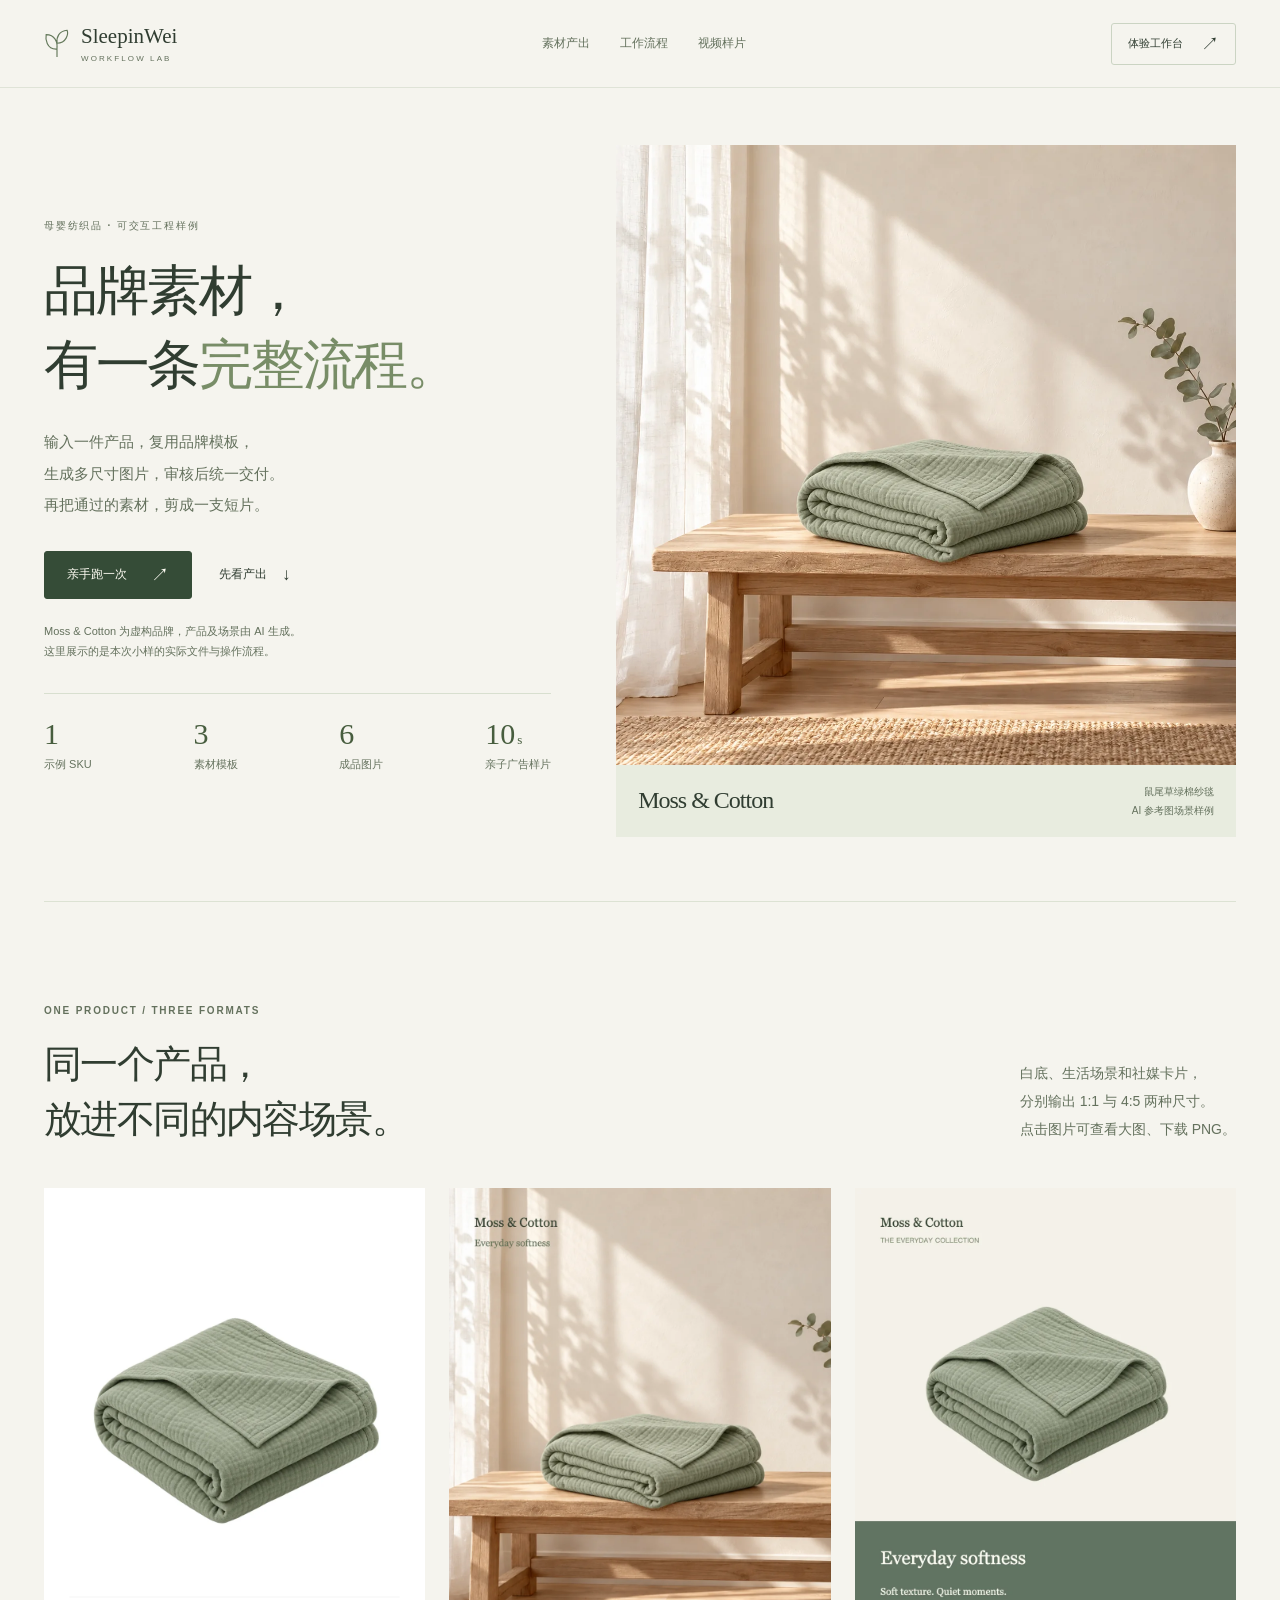
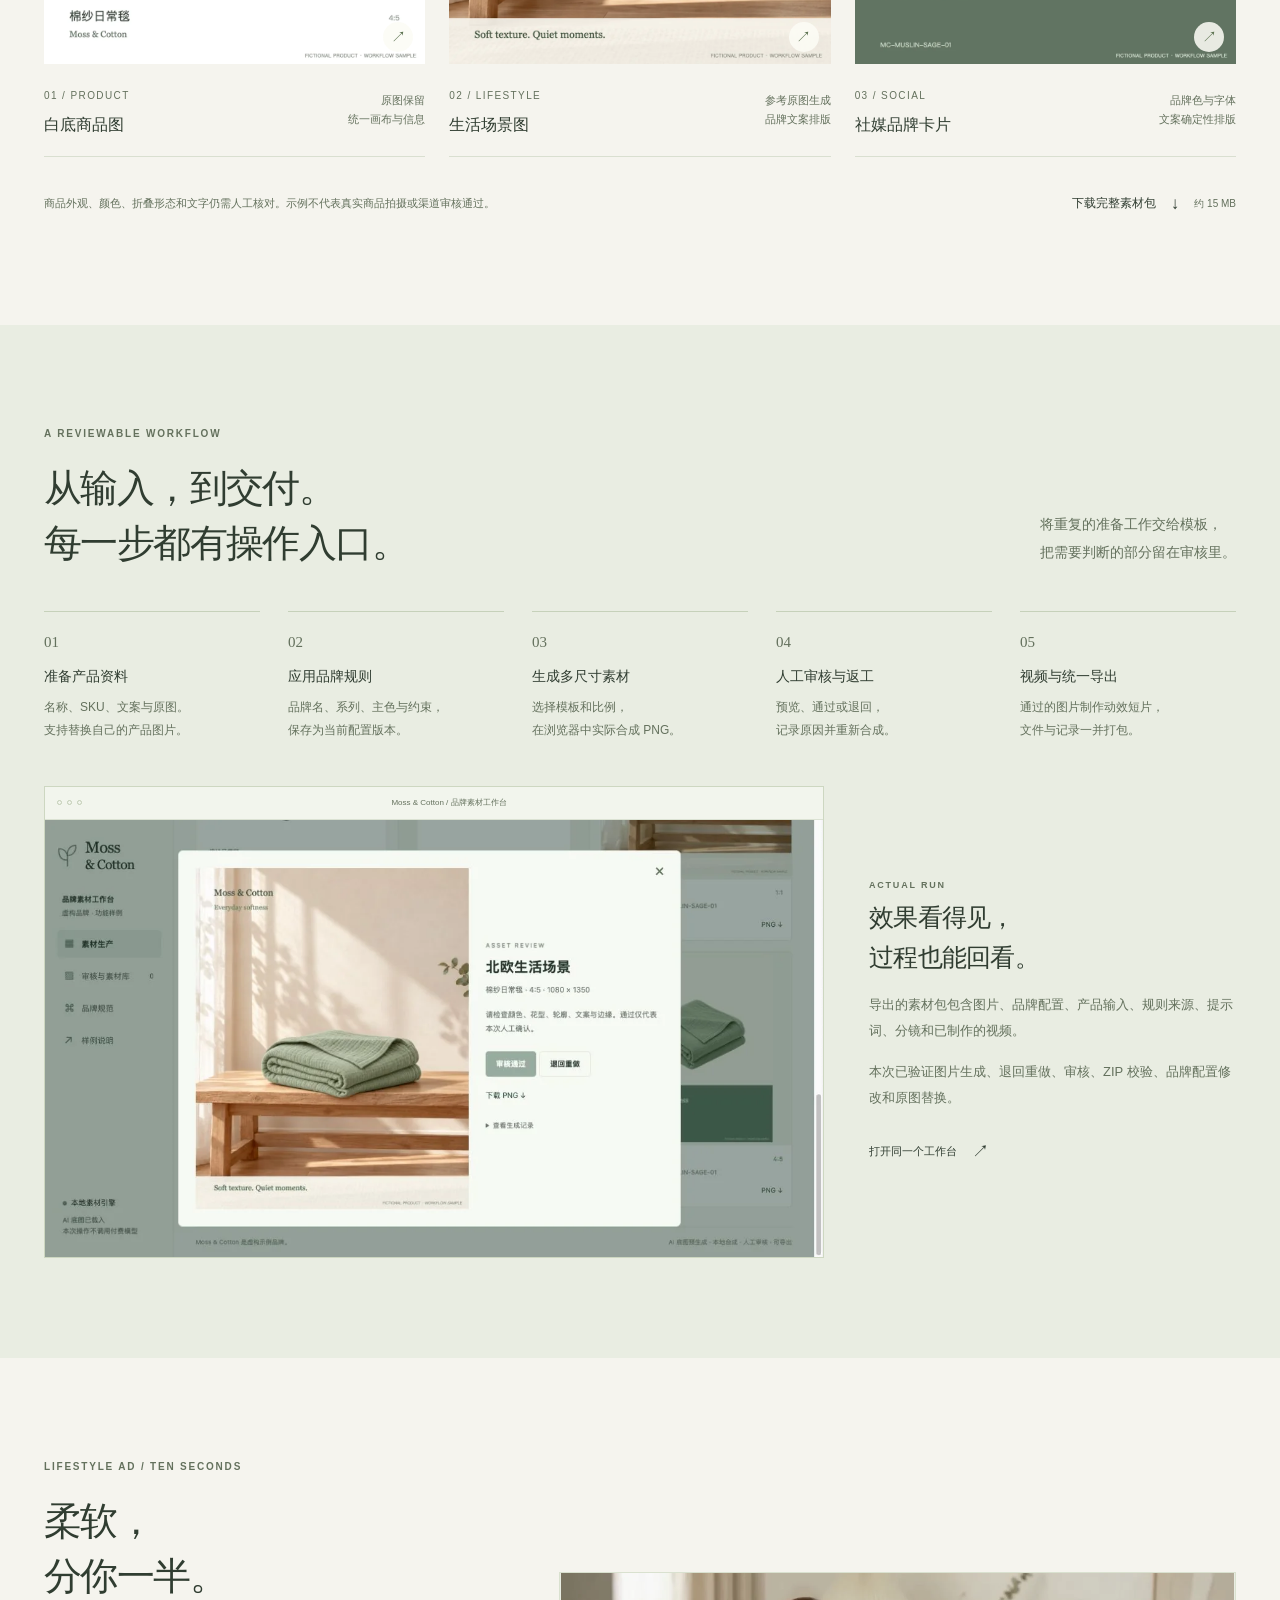
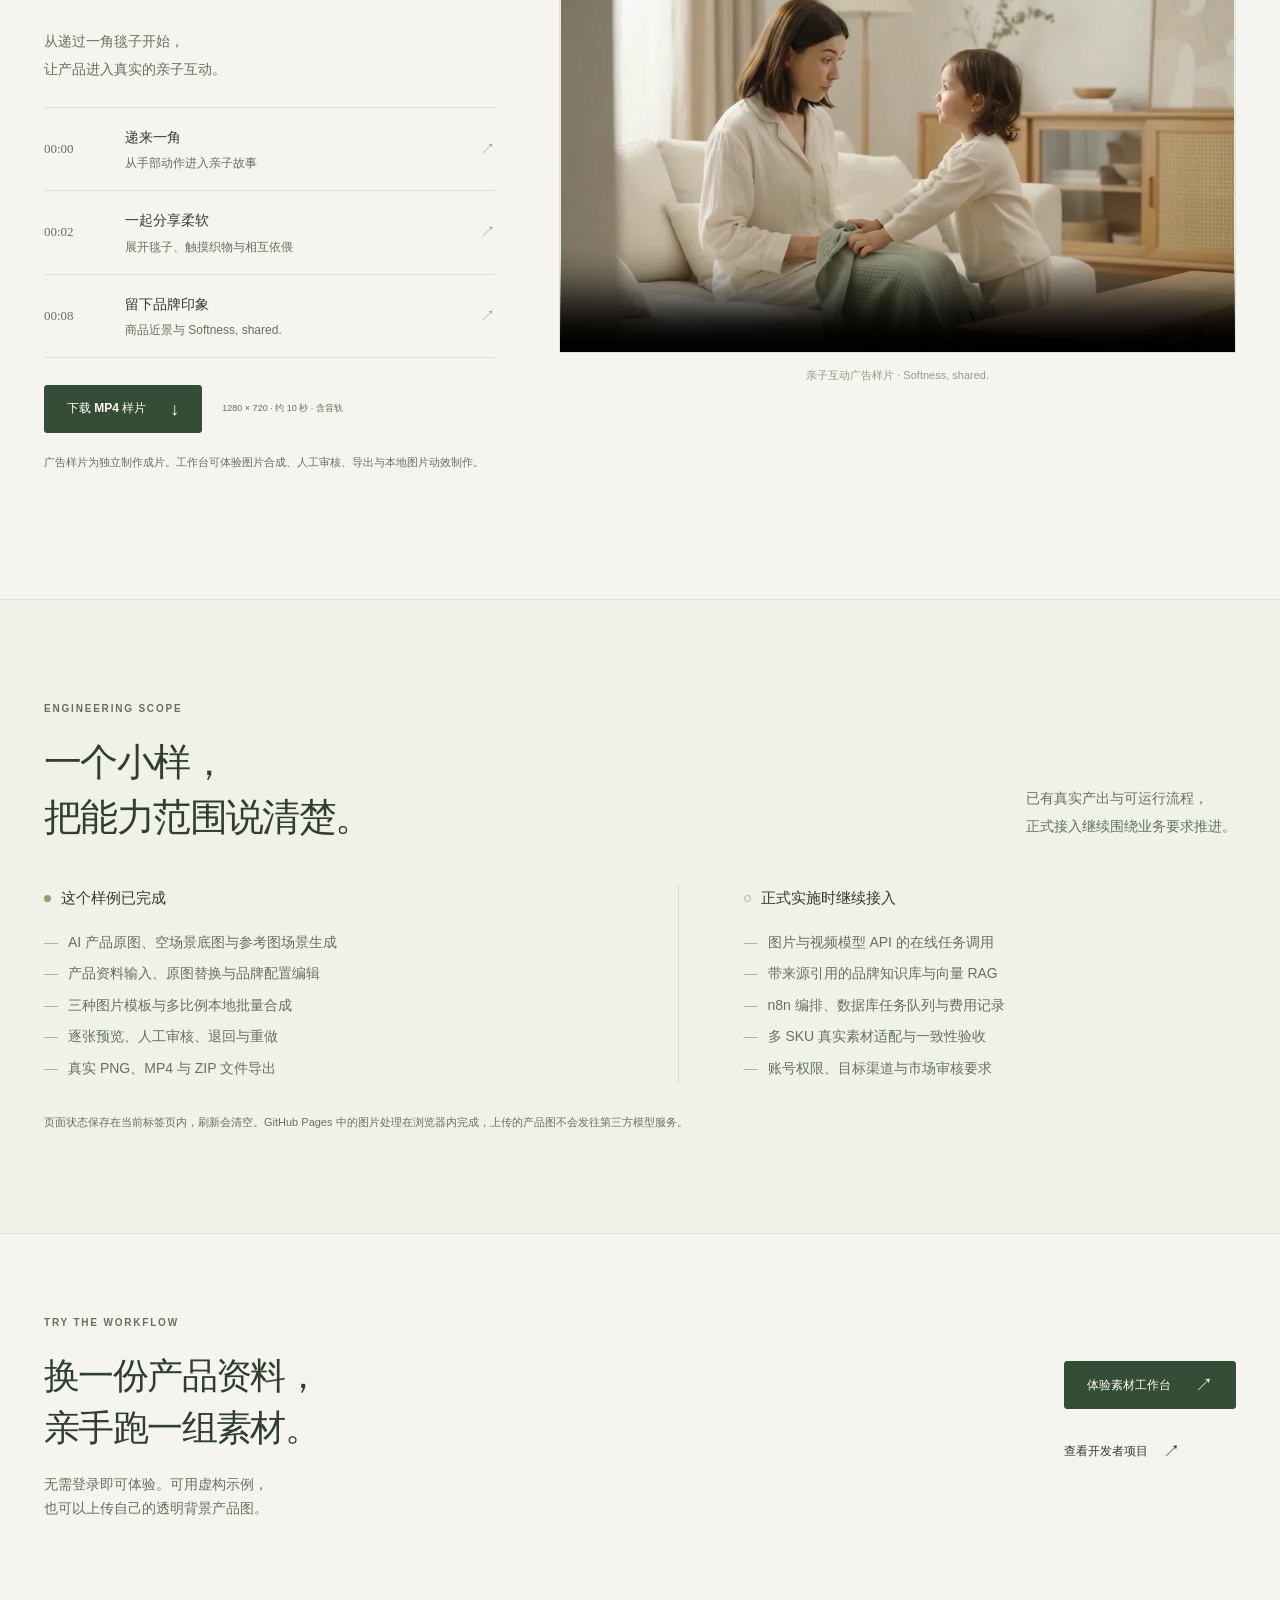
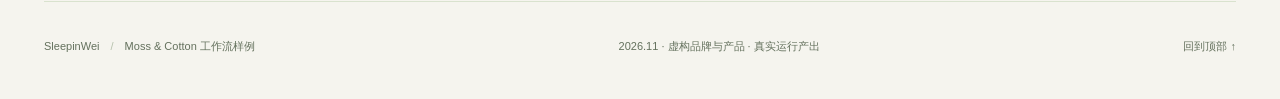
<file: ai-content-workflow/index.html>
<!doctype html>
<html lang="zh-CN">
<head>
  <meta charset="utf-8">
  <meta name="viewport" content="width=device-width,initial-scale=1">
  <meta name="theme-color" content="#f5f4ee">
  <meta name="description" content="一个可直接体验的母婴品牌素材工作流样例。产品输入、品牌模板、多尺寸图片、人工审核与ZIP交付，附10秒亲子互动广告样片和清晰实现范围。">
  <meta property="og:title" content="品牌素材工作流样例 · SleepinWei">
  <meta property="og:description" content="1个示例SKU，3种模板，6张图片与10秒亲子互动广告样片。查看实际素材，直接体验生成、审核与导出。">
  <meta property="og:url" content="https://sleepinwei.github.io/ai-content-workflow/">
  <meta property="og:image" content="https://sleepinwei.github.io/ai-content-workflow/assets/hero-scene.webp">
  <meta property="og:type" content="website">
  <link rel="canonical" href="https://sleepinwei.github.io/ai-content-workflow/">
  <link rel="icon" href="assets/mark.svg" type="image/svg+xml">
  <link rel="stylesheet" href="styles.css?v=e5e1a83c">
  <script src="page.js?v=e5e1a83c" defer></script>
  <title>品牌素材工作流样例 · SleepinWei</title>
</head>
<body>
<a class="skip-link" href="#main">跳到主要内容</a>
<header class="site-header">
  <a class="developer" href="https://github.com/SleepinWei" aria-label="SleepinWei GitHub"><svg viewBox="0 0 36 42" aria-hidden="true"><path d="M18 39V15M18 28C3 29 2 13 3 8c12 0 16 10 15 20ZM18 20C31 20 34 7 32 2 21 3 17 11 18 20Z"/></svg><span>SleepinWei <small>WORKFLOW LAB</small></span></a>
  <nav aria-label="介绍页导航"><a href="#outputs">素材产出</a><a href="#workflow">工作流程</a><a href="#video">视频样片</a></nav>
  <a href="studio/" class="button header-cta">体验工作台 <span aria-hidden="true">↗</span></a>
</header>
<main id="main">
  <section class="hero wrap" aria-labelledby="hero-title">
    <div class="hero-copy">
      <p class="eyebrow">母婴纺织品 · 可交互工程样例</p>
      <h1 id="hero-title">品牌素材，<br>有一条<span>完整流程。</span></h1>
      <p class="hero-description">输入一件产品，复用品牌模板，<br>生成多尺寸图片，审核后统一交付。<br>再把通过的素材，剪成一支短片。</p>
      <div class="hero-actions"><a class="button primary" href="studio/">亲手跑一次 <span aria-hidden="true">↗</span></a><a class="text-link" href="#outputs">先看产出 <span aria-hidden="true">↓</span></a></div>
      <p class="hero-note">Moss & Cotton 为虚构品牌，产品及场景由 AI 生成。<br>这里展示的是本次小样的实际文件与操作流程。</p>
      <div class="hero-spec"><div><strong>1</strong><span>示例 SKU</span></div><div><strong>3</strong><span>素材模板</span></div><div><strong>6</strong><span>成品图片</span></div><div><strong>10<small>s</small></strong><span>亲子广告样片</span></div></div>
    </div>
    <figure class="hero-visual"><img src="assets/hero-scene.webp" width="1200" height="1200" alt="以鼠尾草绿棉纱毯原图和北欧房间底图为参考生成的生活场景，商品自然放置于浅木色长凳上" fetchpriority="high"><figcaption><span class="sample-brand">Moss <em>& Cotton</em></span><span>鼠尾草绿棉纱毯<br>AI 参考图场景样例</span></figcaption></figure>
  </section>

  <section class="outputs wrap section" id="outputs" aria-labelledby="outputs-title">
    <div class="section-heading"><div><p class="eyebrow">ONE PRODUCT  /  THREE FORMATS</p><h2 id="outputs-title">同一个产品，<br>放进不同的内容场景。</h2></div><p>白底、生活场景和社媒卡片，<br>分别输出 1:1 与 4:5 两种尺寸。<br>点击图片可查看大图、下载 PNG。</p></div>
    <div class="output-grid">
      <article class="output-card"><button class="image-button" data-image="assets/output-white.png" data-title="白底商品图" data-detail="1080 × 1350 · 保留示例商品原图" aria-label="查看白底商品图大图"><img src="assets/output-white.webp" alt="白底商品素材，展示棉纱毯细节，底部含产品及品牌信息" width="960" height="1200" loading="lazy"><span class="zoom-hint" aria-hidden="true">↗</span></button><div class="output-caption"><div><span>01 / PRODUCT</span><h3>白底商品图</h3></div><p>原图保留<br>统一画布与信息</p></div></article>
      <article class="output-card"><button class="image-button" data-image="assets/output-scene.png" data-title="北欧生活场景" data-detail="1080 × 1350 · 预先生成的 AI 参考图场景与品牌排版" aria-label="查看北欧生活场景大图"><img src="assets/output-scene.webp" alt="自然晨光下木凳上的鼠尾草绿棉纱毯，叠加品牌系列及文案" width="960" height="1200" loading="lazy"><span class="zoom-hint" aria-hidden="true">↗</span></button><div class="output-caption"><div><span>02 / LIFESTYLE</span><h3>生活场景图</h3></div><p>参考原图生成<br>品牌文案排版</p></div></article>
      <article class="output-card"><button class="image-button" data-image="assets/output-social.png" data-title="社媒品牌卡片" data-detail="1080 × 1350 · 原图与品牌色卡模板合成" aria-label="查看社媒品牌卡片大图"><img src="assets/output-social.webp" alt="米白与鼠尾草绿色的社媒卡片，包含商品原图、Everyday softness系列名和短文案" width="960" height="1200" loading="lazy"><span class="zoom-hint" aria-hidden="true">↗</span></button><div class="output-caption"><div><span>03 / SOCIAL</span><h3>社媒品牌卡片</h3></div><p>品牌色与字体<br>文案确定性排版</p></div></article>
    </div>
    <div class="outputs-foot"><p>商品外观、颜色、折叠形态和文字仍需人工核对。示例不代表真实商品拍摄或渠道审核通过。</p><a href="downloads/sample-assets.zip?v=e5e1a83c" download class="text-link">下载完整素材包 <span aria-hidden="true">↓</span><small>约 15 MB</small></a></div>
  </section>

  <section class="workflow-section section" id="workflow" aria-labelledby="workflow-title"><div class="wrap">
    <div class="section-heading"><div><p class="eyebrow">A REVIEWABLE WORKFLOW</p><h2 id="workflow-title">从输入，到交付。<br>每一步都有操作入口。</h2></div><p>将重复的准备工作交给模板，<br>把需要判断的部分留在审核里。</p></div>
    <ol class="workflow-steps"><li><span>01</span><h3>准备产品资料</h3><p>名称、SKU、文案与原图。<br>支持替换自己的产品图片。</p></li><li><span>02</span><h3>应用品牌规则</h3><p>品牌名、系列、主色与约束，<br>保存为当前配置版本。</p></li><li><span>03</span><h3>生成多尺寸素材</h3><p>选择模板和比例，<br>在浏览器中实际合成 PNG。</p></li><li><span>04</span><h3>人工审核与返工</h3><p>预览、通过或退回，<br>记录原因并重新合成。</p></li><li><span>05</span><h3>视频与统一导出</h3><p>通过的图片制作动效短片，<br>文件与记录一并打包。</p></li></ol>
    <div class="workbench-proof"><div class="proof-browser"><div class="browser-title"><span></span><span></span><span></span><p>Moss & Cotton / 品牌素材工作台</p></div><img src="assets/review.webp" alt="真实运行的素材审核界面，可预览场景图、退回重做、下载 PNG 并查看生成记录" width="1265" height="714" loading="lazy"></div><aside><span class="eyebrow">ACTUAL RUN</span><h3>效果看得见，<br>过程也能回看。</h3><p>导出的素材包包含图片、品牌配置、产品输入、规则来源、提示词、分镜和已制作的视频。</p><p>本次已验证图片生成、退回重做、审核、ZIP 校验、品牌配置修改和原图替换。</p><a href="studio/" class="text-link">打开同一个工作台 <span aria-hidden="true">↗</span></a></aside></div>
  </div></section>

  <section class="video-section wrap section" id="video" aria-labelledby="video-title">
    <div class="video-copy"><p class="eyebrow">LIFESTYLE AD  /  TEN SECONDS</p><h2 id="video-title">柔软，<br>分你一半。</h2><p class="video-intro">从递过一角毯子开始，<br>让产品进入真实的亲子互动。</p><ol class="shot-list"><li><button data-seek="0"><span>00:00</span><div><strong>递来一角</strong><small>从手部动作进入亲子故事</small></div><b aria-hidden="true">↗</b></button></li><li><button data-seek="2.458333"><span>00:02</span><div><strong>一起分享柔软</strong><small>展开毯子、触摸织物与相互依偎</small></div><b aria-hidden="true">↗</b></button></li><li><button data-seek="7.708333"><span>00:08</span><div><strong>留下品牌印象</strong><small>商品近景与 Softness, shared.</small></div><b aria-hidden="true">↗</b></button></li></ol><div class="video-actions"><a class="button primary" href="studio/assets/sample-video.mp4?v=e5e1a83c" download>下载 MP4 样片 <span aria-hidden="true">↓</span></a><span>1280 × 720 · 约 10 秒 · 含音轨</span></div><p class="video-note">广告样片为独立制作成片。工作台可体验图片合成、人工审核、导出与本地图片动效制作。</p><p id="video-status" role="status" aria-live="polite"></p></div>
    <figure class="video-frame"><video id="sample-video" controls playsinline preload="none" poster="assets/video-poster.webp?v=e5e1a83c" aria-label="Moss and Cotton十秒亲子互动广告样片，横版，含音轨，展示分享棉纱毯、织物细节与品牌收尾"><source src="studio/assets/sample-video.mp4?v=e5e1a83c" type="video/mp4"><track kind="descriptions" src="assets/sample-captions.vtt?v=e5e1a83c" srclang="zh-CN" label="中文画面说明"><p>浏览器无法播放视频，<a href="studio/assets/sample-video.mp4?v=e5e1a83c">下载 MP4</a>。</p></video><figcaption>亲子互动广告样片 · Softness, shared.</figcaption></figure>
  </section>

  <section class="scope-section section" id="scope" aria-labelledby="scope-title"><div class="wrap"><div class="section-heading"><div><p class="eyebrow">ENGINEERING SCOPE</p><h2 id="scope-title">一个小样，<br>把能力范围说清楚。</h2></div><p>已有真实产出与可运行流程，<br>正式接入继续围绕业务要求推进。</p></div><div class="scope-grid"><article><h3><span class="scope-dot"></span>这个样例已完成</h3><ul><li>AI 产品原图、空场景底图与参考图场景生成</li><li>产品资料输入、原图替换与品牌配置编辑</li><li>三种图片模板与多比例本地批量合成</li><li>逐张预览、人工审核、退回与重做</li><li>真实 PNG、MP4 与 ZIP 文件导出</li></ul></article><article><h3><span class="scope-dot planned"></span>正式实施时继续接入</h3><ul><li>图片与视频模型 API 的在线任务调用</li><li>带来源引用的品牌知识库与向量 RAG</li><li>n8n 编排、数据库任务队列与费用记录</li><li>多 SKU 真实素材适配与一致性验收</li><li>账号权限、目标渠道与市场审核要求</li></ul></article></div><p class="scope-note">页面状态保存在当前标签页内，刷新会清空。GitHub Pages 中的图片处理在浏览器内完成，上传的产品图不会发往第三方模型服务。</p></div></section>


  <section class="closing wrap"><div><p class="eyebrow">TRY THE WORKFLOW</p><h2>换一份产品资料，<br>亲手跑一组素材。</h2><p>无需登录即可体验。可用虚构示例，<br>也可以上传自己的透明背景产品图。</p></div><div class="closing-actions"><a class="button primary" href="studio/">体验素材工作台 <span aria-hidden="true">↗</span></a><a class="text-link" href="https://github.com/SleepinWei">查看开发者项目 <span aria-hidden="true">↗</span></a></div></section>
</main>
<footer class="site-footer wrap"><p>SleepinWei <span>/</span> Moss & Cotton 工作流样例</p><p>2026.11 · 虚构品牌与产品 · 真实运行产出</p><a href="#main">回到顶部 ↑</a></footer>
<dialog id="image-dialog" aria-labelledby="lightbox-title"><button id="close-dialog" class="dialog-close" aria-label="关闭图片预览">×</button><img id="lightbox-image" alt=""><div class="lightbox-caption"><div><h2 id="lightbox-title"></h2><p id="lightbox-detail"></p></div><a id="lightbox-download" class="button primary" download>下载 PNG <span aria-hidden="true">↓</span></a></div></dialog>
</body>
</html>
</file>
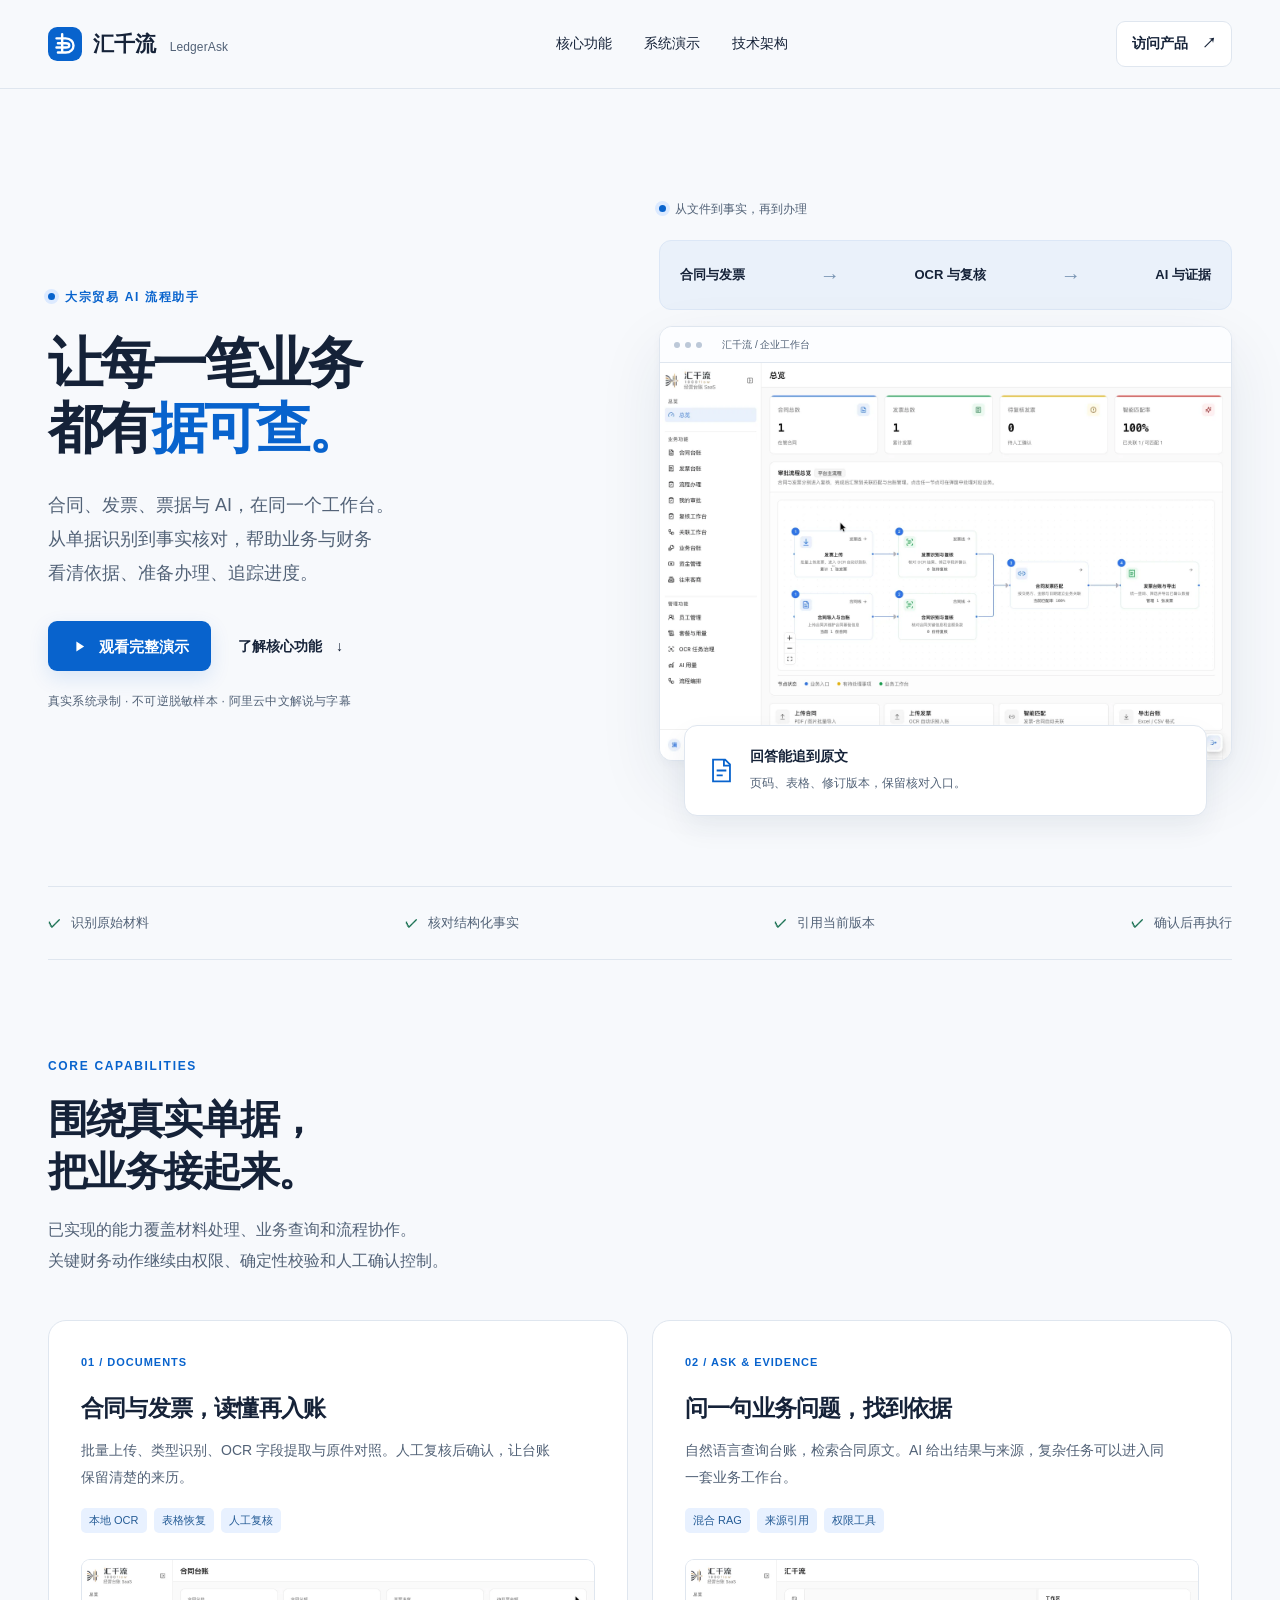
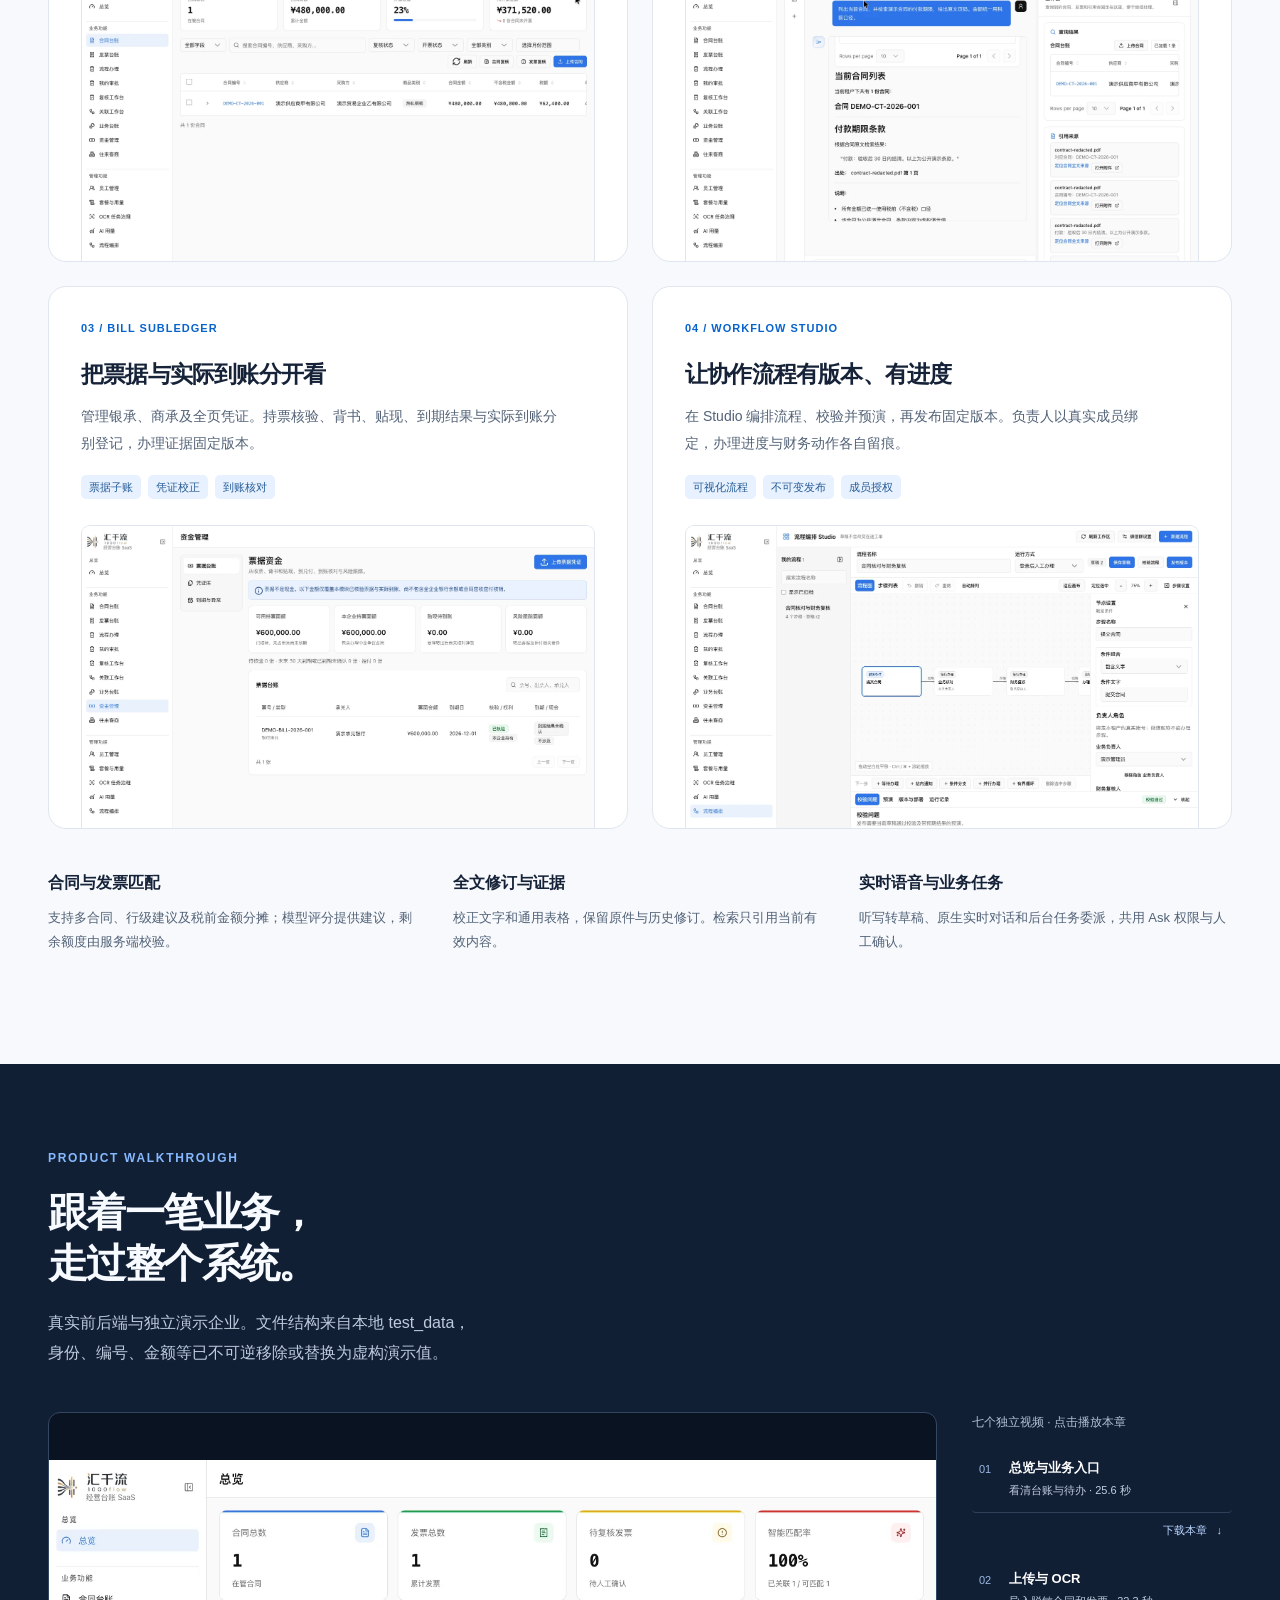
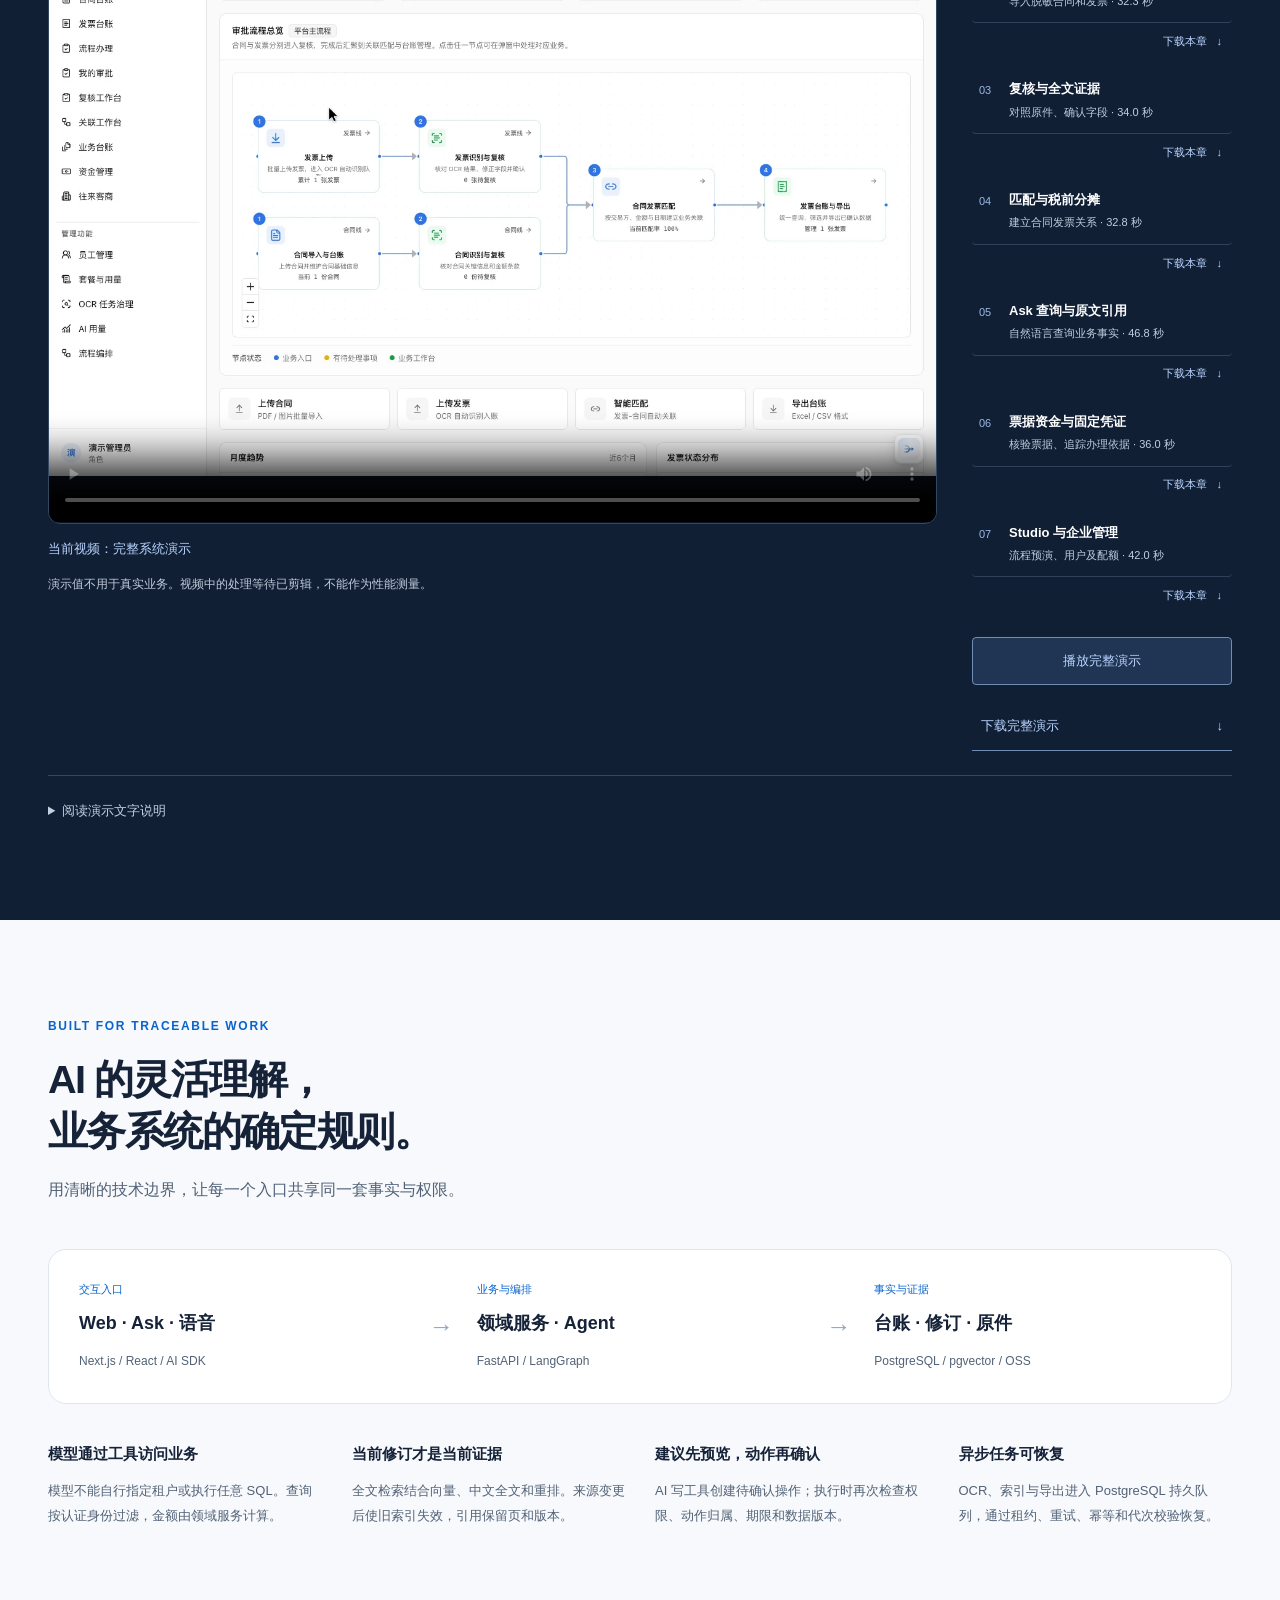
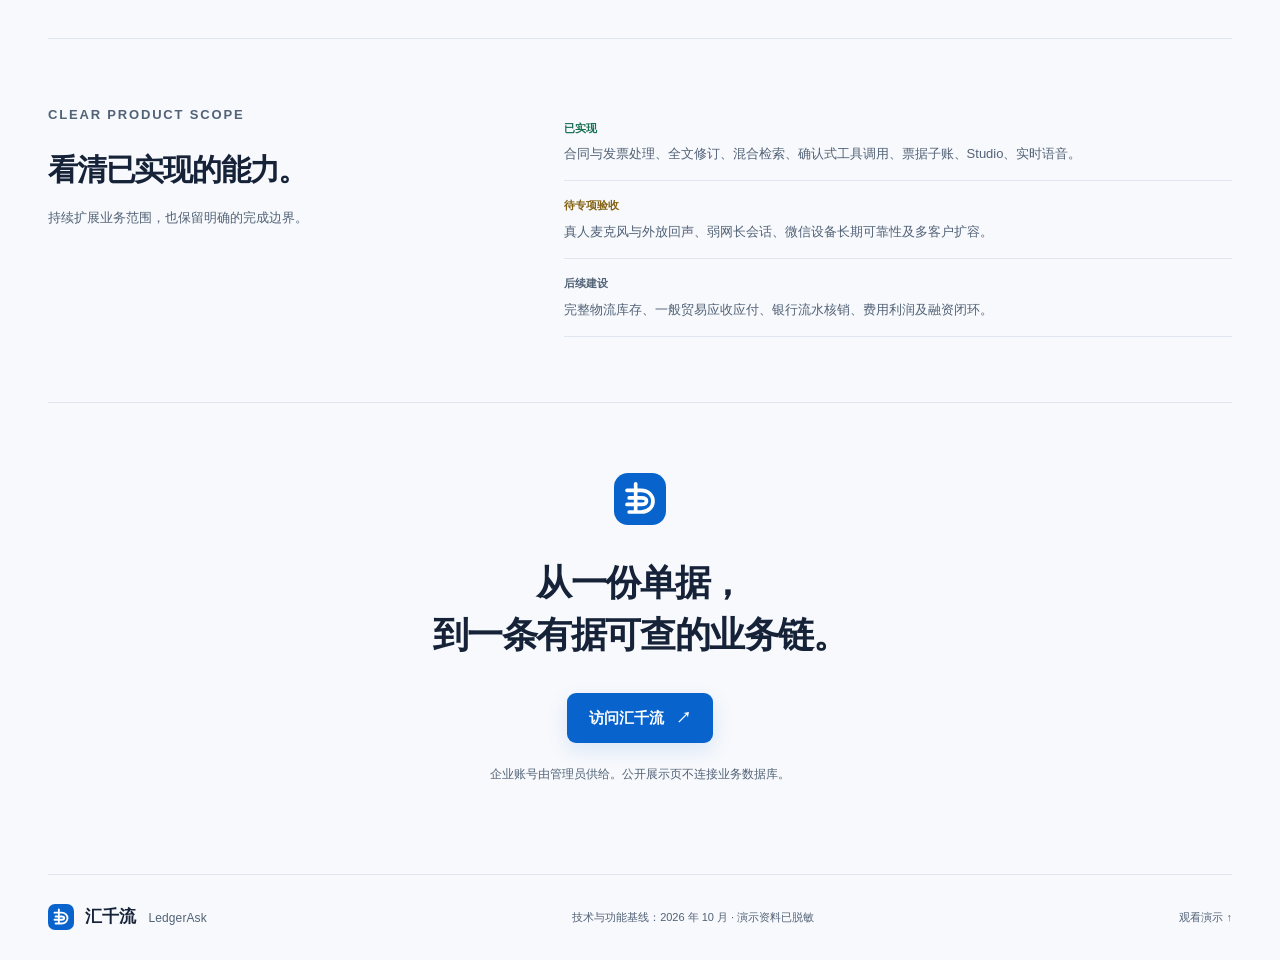
<file: ledgerask/index.html>
<!doctype html>
<html lang="zh-CN">
<head>
  <meta charset="utf-8">
  <meta name="viewport" content="width=device-width, initial-scale=1">
  <meta name="description" content="汇千流 LedgerAsk：面向大宗贸易企业的 AI 流程助手。合同与发票 OCR、可追溯文档问答、票据资金子账与流程协作。观看脱敏数据的真实系统演示。">
  <meta name="theme-color" content="#f7f9fc">
  <meta property="og:title" content="汇千流 LedgerAsk · 大宗贸易 AI 流程助手">
  <meta property="og:description" content="从一份单据，到一条有据可查的业务链。观看完整脱敏演示。">
  <meta property="og:image" content="https://sleepinwei.github.io/ledgerask/assets/overview.webp">
  <meta property="og:url" content="https://sleepinwei.github.io/ledgerask/">
  <link rel="icon" href="assets/mark.svg" type="image/svg+xml">
  <link rel="stylesheet" href="styles.css?v=20261009-chapters">
  <title>汇千流 LedgerAsk · 大宗贸易 AI 流程助手</title>
  <script src="app.js?v=20261009-chapters" defer></script>
</head>
<body>
  <a class="skip-link" href="#main">跳到主要内容</a>
  <header class="site-header">
    <a class="brand" href="#top" aria-label="汇千流首页"><img src="assets/mark.svg" width="34" height="34" alt=""><span>汇千流 <small>LedgerAsk</small></span></a>
    <nav aria-label="主导航"><a href="#capabilities">核心功能</a><a href="#demo">系统演示</a><a href="#technology">技术架构</a></nav>
    <a class="header-cta" href="https://1000flow.com" target="_blank" rel="noopener noreferrer">访问产品 <span aria-hidden="true">↗</span></a>
  </header>
  <main id="main">
    <section class="hero section-wrap" id="top">
      <div class="hero-copy">
        <p class="eyebrow"><span class="status-dot"></span> 大宗贸易 AI 流程助手</p>
        <h1>让每一笔业务<br>都有<span class="accent">据可查。</span></h1>
        <p class="hero-description">合同、发票、票据与 AI，在同一个工作台。<br>从单据识别到事实核对，帮助业务与财务<br class="desktop-break">看清依据、准备办理、追踪进度。</p>
        <div class="hero-actions"><a class="button primary" href="#demo"><svg viewBox="0 0 24 24" aria-hidden="true"><path d="m9 5 11 7-11 7z"/></svg>观看完整演示</a><a class="text-link" href="#capabilities">了解核心功能 <span aria-hidden="true">↓</span></a></div>
        <p class="hero-note">真实系统录制 · 不可逆脱敏样本 · 阿里云中文解说与字幕</p>
      </div>
      <div class="hero-visual">
        <div class="visual-label"><span class="status-dot"></span> 从文件到事实，再到办理</div>
        <div class="flow-strip" aria-label="处理链路"><span>合同与发票</span><b aria-hidden="true">→</b><span>OCR 与复核</span><b aria-hidden="true">→</b><span>AI 与证据</span></div>
        <div class="browser-frame"><div class="browser-bar"><span></span><span></span><span></span><em>汇千流 / 企业工作台</em></div><img src="assets/overview.webp" width="1440" height="1000" alt="独立演示企业的真实总览，展示合同、发票及待办情况" fetchpriority="high"></div>
        <div class="evidence-note"><svg viewBox="0 0 24 24" aria-hidden="true"><path d="M9 3H5v18h14V7l-4-4H9zm5 0v5h5M8 12h8M8 16h5"/></svg><div><strong>回答能追到原文</strong><span>页码、表格、修订版本，保留核对入口。</span></div></div>
      </div>
    </section>
    <div class="principles-strip section-wrap"><span>识别原始材料</span><span>核对结构化事实</span><span>引用当前版本</span><span>确认后再执行</span></div>

    <section class="section-wrap capabilities" id="capabilities">
      <div class="section-heading"><p class="eyebrow">CORE CAPABILITIES</p><h2>围绕真实单据，<br>把业务接起来。</h2><p>已实现的能力覆盖材料处理、业务查询和流程协作。<br>关键财务动作继续由权限、确定性校验和人工确认控制。</p></div>
      <div class="feature-grid">
        <article class="feature-card"><span class="feature-number">01 / DOCUMENTS</span><h3>合同与发票，读懂再入账</h3><p>批量上传、类型识别、OCR 字段提取与原件对照。人工复核后确认，让台账保留清楚的来历。</p><div class="tags"><span>本地 OCR</span><span>表格恢复</span><span>人工复核</span></div><img src="assets/contracts.webp" alt="脱敏合同台账与服务端金额字段" width="1440" height="1000" loading="lazy"></article>
        <article class="feature-card"><span class="feature-number">02 / ASK & EVIDENCE</span><h3>问一句业务问题，找到依据</h3><p>自然语言查询台账，检索合同原文。AI 给出结果与来源，复杂任务可以进入同一套业务工作台。</p><div class="tags"><span>混合 RAG</span><span>来源引用</span><span>权限工具</span></div><img src="assets/ask.webp" alt="Ask 在独立演示企业查询合同并返回原文引用" width="1440" height="1000" loading="lazy"></article>
        <article class="feature-card"><span class="feature-number">03 / BILL SUBLEDGER</span><h3>把票据与实际到账分开看</h3><p>管理银承、商承及全页凭证。持票核验、背书、贴现、到期结果与实际到账分别登记，办理证据固定版本。</p><div class="tags"><span>票据子账</span><span>凭证校正</span><span>到账核对</span></div><img src="assets/funds.webp" alt="脱敏票据资金子账及凭证入口" width="1440" height="1000" loading="lazy"></article>
        <article class="feature-card"><span class="feature-number">04 / WORKFLOW STUDIO</span><h3>让协作流程有版本、有进度</h3><p>在 Studio 编排流程、校验并预演，再发布固定版本。负责人以真实成员绑定，办理进度与财务动作各自留痕。</p><div class="tags"><span>可视化流程</span><span>不可变发布</span><span>成员授权</span></div><img src="assets/studio.webp" alt="Studio 脱敏流程图、节点配置和预演界面" width="1440" height="1000" loading="lazy"></article>
      </div>
      <div class="secondary-features"><article><h3>合同与发票匹配</h3><p>支持多合同、行级建议及税前金额分摊；模型评分提供建议，剩余额度由服务端校验。</p></article><article><h3>全文修订与证据</h3><p>校正文字和通用表格，保留原件与历史修订。检索只引用当前有效内容。</p></article><article><h3>实时语音与业务任务</h3><p>听写转草稿、原生实时对话和后台任务委派，共用 Ask 权限与人工确认。</p></article></div>
    </section>

    <section class="demo-section" id="demo">
      <div class="section-wrap"><div class="section-heading"><p class="eyebrow">PRODUCT WALKTHROUGH</p><h2>跟着一笔业务，<br>走过整个系统。</h2><p>真实前后端与独立演示企业。文件结构来自本地 test_data，<br>身份、编号、金额等已不可逆移除或替换为虚构演示值。</p></div>
        <div class="demo-grid"><div class="video-frame"><video id="walkthrough" controls playsinline preload="metadata" poster="assets/overview.webp" aria-label="汇千流完整系统演示，含中文解说"><source src="assets/ledgerask-walkthrough.mp4" type="video/mp4"><track kind="captions" src="assets/captions-zh.vtt" srclang="zh-CN" label="中文"><track kind="chapters" src="assets/chapters-zh.vtt" srclang="zh-CN" label="演示章节"><p>浏览器无法播放视频。<a href="assets/ledgerask-walkthrough.mp4">下载 MP4 演示</a></p></video><p id="video-status" class="video-status" role="status" aria-live="polite">当前视频：完整系统演示</p><p class="video-footnote">演示值不用于真实业务。视频中的处理等待已剪辑，不能作为性能测量。</p></div><div class="chapters" aria-label="视频章节"><p class="chapter-label">七个独立视频 · 点击播放本章</p><ol id="chapter-list"><li><button data-time="0" data-video="assets/chapters/01-overview.mp4" data-captions="assets/chapters/01-overview.vtt" data-title="总览与业务入口" aria-current="false"><span>01</span><strong>总览与业务入口</strong><small>看清台账与待办 · 25.6 秒</small></button><div class="chapter-files"><a href="assets/chapters/01-overview.mp4" download aria-label="下载总览与业务入口独立视频">下载本章 <span aria-hidden="true">↓</span></a></div></li><li><button data-time="25.55" data-video="assets/chapters/02-upload-ocr.mp4" data-captions="assets/chapters/02-upload-ocr.vtt" data-title="上传与 OCR" aria-current="false"><span>02</span><strong>上传与 OCR</strong><small>导入脱敏合同和发票 · 32.3 秒</small></button><div class="chapter-files"><a href="assets/chapters/02-upload-ocr.mp4" download aria-label="下载上传与 OCR独立视频">下载本章 <span aria-hidden="true">↓</span></a></div></li><li><button data-time="57.85" data-video="assets/chapters/03-review-evidence.mp4" data-captions="assets/chapters/03-review-evidence.vtt" data-title="复核与全文证据" aria-current="false"><span>03</span><strong>复核与全文证据</strong><small>对照原件、确认字段 · 34.0 秒</small></button><div class="chapter-files"><a href="assets/chapters/03-review-evidence.mp4" download aria-label="下载复核与全文证据独立视频">下载本章 <span aria-hidden="true">↓</span></a></div></li><li><button data-time="91.85" data-video="assets/chapters/04-matching-allocation.mp4" data-captions="assets/chapters/04-matching-allocation.vtt" data-title="匹配与税前分摊" aria-current="false"><span>04</span><strong>匹配与税前分摊</strong><small>建立合同发票关系 · 32.8 秒</small></button><div class="chapter-files"><a href="assets/chapters/04-matching-allocation.mp4" download aria-label="下载匹配与税前分摊独立视频">下载本章 <span aria-hidden="true">↓</span></a></div></li><li><button data-time="124.65" data-video="assets/chapters/05-ask-citations.mp4" data-captions="assets/chapters/05-ask-citations.vtt" data-title="Ask 查询与原文引用" aria-current="false"><span>05</span><strong>Ask 查询与原文引用</strong><small>自然语言查询业务事实 · 46.8 秒</small></button><div class="chapter-files"><a href="assets/chapters/05-ask-citations.mp4" download aria-label="下载Ask 查询与原文引用独立视频">下载本章 <span aria-hidden="true">↓</span></a></div></li><li><button data-time="171.4" data-video="assets/chapters/06-funds-evidence.mp4" data-captions="assets/chapters/06-funds-evidence.vtt" data-title="票据资金与固定凭证" aria-current="false"><span>06</span><strong>票据资金与固定凭证</strong><small>核验票据、追踪办理依据 · 36.0 秒</small></button><div class="chapter-files"><a href="assets/chapters/06-funds-evidence.mp4" download aria-label="下载票据资金与固定凭证独立视频">下载本章 <span aria-hidden="true">↓</span></a></div></li><li><button data-time="207.4" data-video="assets/chapters/07-studio-management.mp4" data-captions="assets/chapters/07-studio-management.vtt" data-title="Studio 与企业管理" aria-current="false"><span>07</span><strong>Studio 与企业管理</strong><small>流程预演、用户及配额 · 42.0 秒</small></button><div class="chapter-files"><a href="assets/chapters/07-studio-management.mp4" download aria-label="下载Studio 与企业管理独立视频">下载本章 <span aria-hidden="true">↓</span></a></div></li></ol><button class="full-video" data-video="assets/ledgerask-walkthrough.mp4" data-captions="assets/captions-zh.vtt" data-chapters="assets/chapters-zh.vtt" data-title="完整系统演示" aria-current="true">播放完整演示</button><a class="video-download" href="assets/ledgerask-walkthrough.mp4" download>下载完整演示 <span aria-hidden="true">↓</span></a></div></div>
        <details class="transcript"><summary>阅读演示文字说明</summary><div id="transcript-content"><p>演示先从企业总览进入合同和发票台账，上传经过不可逆脱敏的文件。系统提取字段后，用户在复核工作台核对原件并确认数据；全文工作台保留页码及修订。合同与发票建立税前金额分摊，Ask 再根据台账与原文回答问题。票据工作台区分票面金额、核验、办理状态和现金到账，Studio 通过固定版本组织协作。最后查看租户用户和配额。实时语音已实现，真人收音及弱网体验仍需专项验收。</p></div></details>
      </div>
    </section>

    <section class="section-wrap technology" id="technology"><div class="section-heading"><p class="eyebrow">BUILT FOR TRACEABLE WORK</p><h2>AI 的灵活理解，<br>业务系统的确定规则。</h2><p>用清晰的技术边界，让每一个入口共享同一套事实与权限。</p></div><div class="architecture" aria-label="系统技术架构"><div><small>交互入口</small><strong>Web · Ask · 语音</strong><span>Next.js / React / AI SDK</span></div><span class="architecture-arrow" aria-hidden="true">→</span><div><small>业务与编排</small><strong>领域服务 · Agent</strong><span>FastAPI / LangGraph</span></div><span class="architecture-arrow" aria-hidden="true">→</span><div><small>事实与证据</small><strong>台账 · 修订 · 原件</strong><span>PostgreSQL / pgvector / OSS</span></div></div><div class="technical-grid"><article><h3>模型通过工具访问业务</h3><p>模型不能自行指定租户或执行任意 SQL。查询按认证身份过滤，金额由领域服务计算。</p></article><article><h3>当前修订才是当前证据</h3><p>全文检索结合向量、中文全文和重排。来源变更后使旧索引失效，引用保留页和版本。</p></article><article><h3>建议先预览，动作再确认</h3><p>AI 写工具创建待确认操作；执行时再次检查权限、动作归属、期限和数据版本。</p></article><article><h3>异步任务可恢复</h3><p>OCR、索引与导出进入 PostgreSQL 持久队列，通过租约、重试、幂等和代次校验恢复。</p></article></div></section>

    <section class="section-wrap boundaries"><div><p class="eyebrow">CLEAR PRODUCT SCOPE</p><h2>看清已实现的能力。</h2><p>持续扩展业务范围，也保留明确的完成边界。</p></div><div class="scope-list"><p><span class="scope-status">已实现</span>合同与发票处理、全文修订、混合检索、确认式工具调用、票据子账、Studio、实时语音。</p><p><span class="scope-status pending">待专项验收</span>真人麦克风与外放回声、弱网长会话、微信设备长期可靠性及多客户扩容。</p><p><span class="scope-status planned">后续建设</span>完整物流库存、一般贸易应收应付、银行流水核销、费用利润及融资闭环。</p></div></section>
    <section class="closing section-wrap"><img src="assets/mark.svg" width="52" height="52" alt=""><h2>从一份单据，<br>到一条有据可查的业务链。</h2><a class="button primary" href="https://1000flow.com" target="_blank" rel="noopener noreferrer">访问汇千流 <span aria-hidden="true">↗</span></a><p>企业账号由管理员供给。公开展示页不连接业务数据库。</p></section>
  </main>
  <footer class="section-wrap"><a class="brand" href="#top"><img src="assets/mark.svg" width="26" height="26" alt=""><span>汇千流 <small>LedgerAsk</small></span></a><p>技术与功能基线：2026 年 10 月 · 演示资料已脱敏</p><a href="#demo">观看演示 ↑</a></footer>
</body>
</html>
</file>
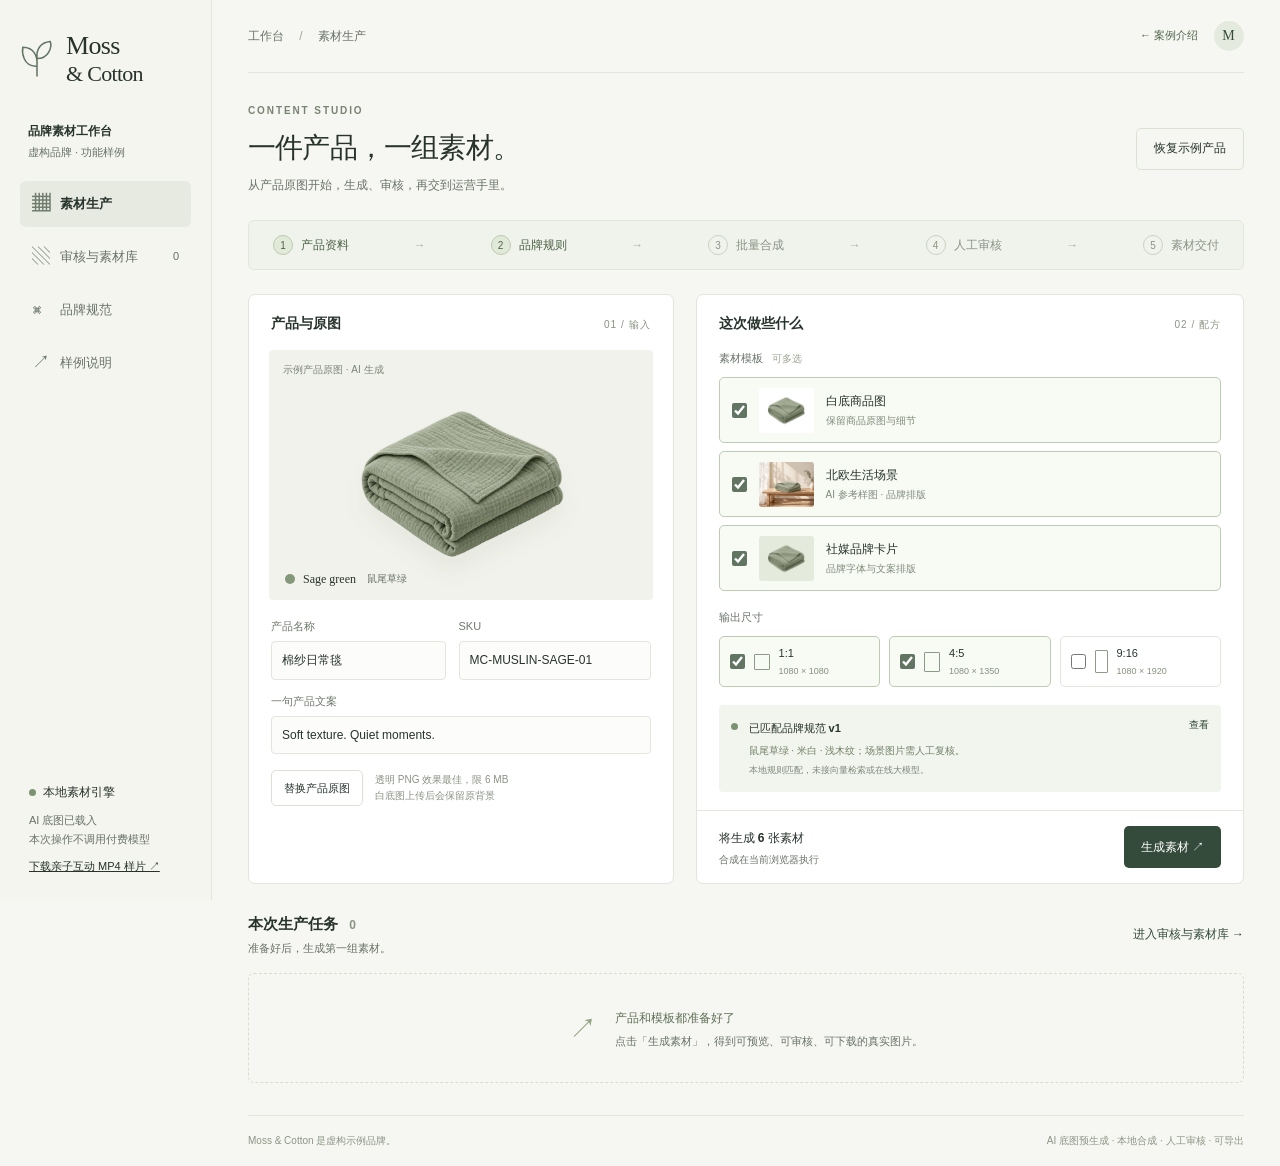
<file: ai-content-workflow/studio/index.html>
<!doctype html>
<html lang="zh-CN">
<head>
  <meta charset="utf-8"><meta name="viewport" content="width=device-width,initial-scale=1">
  <meta name="theme-color" content="#f6f7f2">
  <meta name="description" content="虚构母婴品牌的素材工作流样例。产品输入、品牌规则、批量合成、人工审核、图片导出及独立亲子互动广告样片。">
  <title>Moss & Cotton · 品牌素材工作台</title>
  <link rel="stylesheet" href="style.css">
</head>
<body>
<div class="app-shell">
  <aside class="sidebar">
    <a href="#studio" class="wordmark"><svg viewBox="0 0 36 42" aria-hidden="true"><path d="M18 39V15M18 28C3 29 2 13 3 8c12 0 16 10 15 20ZM18 20C31 20 34 7 32 2 21 3 17 11 18 20Z"/></svg><span>Moss<br><em>& Cotton</em></span></a>
    <div class="workspace-label">品牌素材工作台<span>虚构品牌 · 功能样例</span></div>
    <nav aria-label="工作台导航">
      <button data-view="studio" class="nav-item active"><span aria-hidden="true">▦</span>素材生产</button>
      <button data-view="library" class="nav-item"><span aria-hidden="true">▧</span>审核与素材库<span id="nav-count" class="nav-count">0</span></button>
      <button data-view="brand" class="nav-item"><span aria-hidden="true">⌘</span>品牌规范</button>
      <button data-view="guide" class="nav-item"><span aria-hidden="true">↗</span>样例说明</button>
    </nav>
    <div class="sidebar-bottom"><span class="online-dot"></span>本地素材引擎<div>AI 底图已载入<br>本次操作不调用付费模型</div><a href="assets/sample-video.mp4?v=e5e1a83c" download id="side-video" hidden>下载亲子互动 MP4 样片 ↗</a></div>
  </aside>
  <main>
    <header class="topbar"><div id="breadcrumb">工作台 <span>/</span> 素材生产</div><div class="top-meta"><a class="back-to-case" href="../">← 案例介绍</a><span class="avatar">M</span></div></header>
    <section id="view-studio" class="view active" aria-labelledby="studio-title">
      <div class="page-heading"><div><div class="eyebrow">CONTENT STUDIO</div><h1 id="studio-title">一件产品，一组素材。</h1><p>从产品原图开始，生成、审核，再交到运营手里。</p></div><button class="button subtle" id="load-example">恢复示例产品</button></div>
      <div class="flow-strip" aria-label="生产流程"><span class="done"><i>1</i>产品资料</span><b>→</b><span class="done"><i>2</i>品牌规则</span><b>→</b><span id="flow-compose"><i>3</i>批量合成</span><b>→</b><span id="flow-review"><i>4</i>人工审核</span><b>→</b><span id="flow-deliver"><i>5</i>素材交付</span></div>
      <div class="production-grid">
        <section class="source-panel panel" aria-labelledby="source-title">
          <div class="panel-title"><h2 id="source-title">产品与原图</h2><span class="quiet">01 / 输入</span></div>
          <div class="product-photo"><span class="photo-label">示例产品原图 · AI 生成</span><img src="assets/product-sage.png" id="source-image" alt="鼠尾草绿棉纱毯示例产品，透明背景"><div class="swatch-caption"><span></span>Sage green <small>鼠尾草绿</small></div></div>
          <div class="source-fields"><label>产品名称<input id="product-name" value="棉纱日常毯" maxlength="24"></label><label>SKU<input id="product-sku" value="MC-MUSLIN-SAGE-01" maxlength="40"></label><label class="wide">一句产品文案<input id="product-caption" value="Soft texture. Quiet moments." maxlength="70"></label></div>
          <div class="upload-row"><label class="button subtle upload">替换产品原图<input id="product-upload" type="file" accept="image/png,image/jpeg,image/webp" hidden></label><small>透明 PNG 效果最佳，限 6 MB<br>白底图上传后会保留原背景</small></div>
        </section>
        <section class="recipe-panel panel" aria-labelledby="recipe-title">
          <div class="panel-title"><h2 id="recipe-title">这次做些什么</h2><span class="quiet">02 / 配方</span></div>
          <div class="recipe-section"><div class="field-heading">素材模板 <span>可多选</span></div><div class="template-options">
            <label class="template-option"><input type="checkbox" name="template" value="white" checked><div class="mini-preview white-mini"><img src="assets/product-sage.png" alt=""></div><div><strong>白底商品图</strong><span>保留商品原图与细节</span></div></label>
            <label class="template-option"><input type="checkbox" name="template" value="scene" checked><div class="mini-preview scene-mini"></div><div><strong>北欧生活场景</strong><span>AI 参考样图 · 品牌排版</span></div></label>
            <label class="template-option"><input type="checkbox" name="template" value="social" checked><div class="mini-preview social-mini"><img src="assets/product-sage.png" alt=""></div><div><strong>社媒品牌卡片</strong><span>品牌字体与文案排版</span></div></label>
          </div></div>
          <div class="recipe-section"><div class="field-heading">输出尺寸</div><div class="ratio-options"><label><input type="checkbox" name="ratio" value="1:1" checked><span class="ratio-icon square"></span><div>1:1<small>1080 × 1080</small></div></label><label><input type="checkbox" name="ratio" value="4:5" checked><span class="ratio-icon portrait"></span><div>4:5<small>1080 × 1350</small></div></label><label><input type="checkbox" name="ratio" value="9:16"><span class="ratio-icon vertical"></span><div>9:16<small>1080 × 1920</small></div></label></div></div>
          <div class="rule-match"><span class="online-dot"></span><div><strong>已匹配品牌规范 v1</strong><p id="matched-rules">鼠尾草绿 · 米白 · 浅木纹；场景图片需人工复核。</p><small>本地规则匹配，未接向量检索或在线大模型。</small></div><button class="text-button" data-open-brand>查看</button></div>
          <div class="run-row"><div><strong id="expected-count">将生成 6 张素材</strong><small>合成在当前浏览器执行</small></div><button class="button primary" id="generate" disabled>正在载入素材… <span>↗</span></button></div>
        </section>
      </div>
      <section class="results-section" aria-labelledby="results-title"><div class="section-heading"><div><h2 id="results-title">本次生产任务 <span id="job-count">0</span></h2><p id="job-summary">准备好后，生成第一组素材。</p></div><button class="text-button" data-view="library">进入审核与素材库 →</button></div><div id="studio-results" class="asset-grid"></div><div id="empty-state" class="empty-state"><span class="empty-mark">↗</span><div><strong>产品和模板都准备好了</strong><p>点击「生成素材」，得到可预览、可审核、可下载的真实图片。</p></div></div></section>
    </section>
    <section id="view-library" class="view" aria-labelledby="library-title"><div class="page-heading"><div><div class="eyebrow">REVIEW & DELIVER</div><h1 id="library-title">审核与素材库</h1><p>只把已确认的图片交付出去，每张图都能追溯到原始输入。</p></div><button class="button subtle" id="approve-all">通过全部待审素材</button></div>
      <div class="library-toolbar"><div class="filters" role="group" aria-label="素材状态筛选"><button class="selected" data-filter="all">全部 <span id="count-all">0</span></button><button data-filter="pending">待审核 <span id="count-pending">0</span></button><button data-filter="approved">已通过 <span id="count-approved">0</span></button><button data-filter="rejected">已退回 <span id="count-rejected">0</span></button></div><button class="button primary" id="export-package" disabled>导出已通过素材包 ↓</button></div>
      <div id="library-results" class="asset-grid"></div><p id="library-empty" class="empty-state">还没有素材，请先到「素材生产」生成一组。</p>
      <section class="video-panel panel"><div><div class="eyebrow">STORYBOARD TO VIDEO</div><h2>把通过的图片，剪成一支短片。</h2><p>3 个镜头 · 15 秒 · 9:16 · 无声动效剪辑<br>使用已通过素材做推近和转场，未调用视频生成模型。<br>另附约 10 秒横版亲子互动广告样片，可下载查看。</p><button class="button primary" id="make-video" disabled>制作 15 秒视频 ↗</button><button class="button subtle" id="cancel-video" hidden>取消制作</button><p id="video-progress" role="status">至少通过 3 张图片后可制作。</p><a class="text-button" id="download-video" hidden>下载本次视频 ↓</a><a href="assets/sample-video.mp4?v=e5e1a83c" class="text-button" id="download-sample" download hidden>下载亲子互动 MP4 样片 ↓</a></div><div class="video-preview"><video id="video-player" controls playsinline preload="metadata" hidden></video><div id="video-placeholder"><span>▶</span><p>审核后生成短片</p></div></div></section>
    </section>
    <section id="view-brand" class="view" aria-labelledby="brand-title"><div class="page-heading"><div><div class="eyebrow">BRAND GUIDELINES</div><h1 id="brand-title">把调性写成可复用的规则。</h1><p>修改品牌文案和色彩后，再次生成即可得到新版本素材。</p></div><button class="button primary" id="save-brand">应用品牌规范</button></div><div class="brand-grid"><section class="panel brand-editor"><h2>品牌配置</h2><label>品牌名称<input id="brand-name" value="Moss & Cotton" maxlength="32"></label><label>系列名称<input id="brand-collection" value="Everyday softness" maxlength="36"></label><label>主色<input id="brand-color" type="color" value="#627462"></label><label>品牌简介<textarea id="brand-description" rows="4" maxlength="300">北欧简约母婴纺织品示例品牌。米白、鼠尾草绿与浅木纹，使用自然光，保留棉纱真实纹理，文案简短。</textarea></label><label>审核规则<textarea id="brand-constraints" rows="4" maxlength="500">商品主体不变形；不改变颜色和花型；不编造材质、认证或功效；图片发布前由人工确认。</textarea></label></section><section class="brand-specimen"><p>THE BRAND PALETTE</p><div class="palette"><div style="background:#627462"><span>Sage</span><small>#627462</small></div><div style="background:#f4f1e8;color:#4a4b43"><span>Oat</span><small>#F4F1E8</small></div><div style="background:#d5c8ad;color:#4a4b43"><span>Oak</span><small>#D5C8AD</small></div></div><h2>Quiet by nature.<br>Soft by design.</h2><p>规范与来源会写入每次导出的 manifest.json。当前样例采用本地规则检索；正式项目可将这一层替换为有来源引用的 RAG。</p><button class="button subtle" id="export-brand">下载品牌配置 JSON ↓</button></section></div></section>
    <section id="view-guide" class="view" aria-labelledby="guide-title"><div class="page-heading"><div><div class="eyebrow">WORKING SAMPLE</div><h1 id="guide-title">这个样例实际做了什么</h1><p>可操作、可导出，也保留清晰的能力范围。</p></div></div><div class="guide-content"><section><h2>已经可以操作</h2><p>上传产品原图、编辑品牌规范、选择三种模板和尺寸、批量合成 PNG、逐张预览、人工通过或退回、重做被退回素材、导出含图片和溯源信息的 ZIP，以及从通过的图片制作 15 秒动效视频。</p></section><section><h2>素材与执行方式</h2><p>棉纱毯原图、北欧底图，以及基于这两张参考图生成的生活场景，由本次 AI 图像生成工具预先生成，品牌与商品均为虚构示例。网页中的批量操作采用 Canvas 本地合成，会实际生成文件。品牌资料使用本地关键词规则匹配，视频使用浏览器录制或本地 FFmpeg 剪辑。页面展示的亲子互动广告为独立提供成片。</p></section><section><h2>正式接入时的替换点</h2><p>把预生成底图替换为图片模型 API，把本地规则匹配替换为品牌知识库检索，把本地任务状态接入持久队列；视频生成、模型费用结算、用户权限、多 SKU 适配及目标市场合规验证在正式实施时另行完成。</p></section><section><h2>商品一致性检查</h2><p>白底与社媒模板复用同一份商品原图；默认场景采用预先生成的 AI 参考样图，商品折叠形态可能有变化，必须人工核对。上传自己的产品后，场景模板改为原图与底图的本地合成。背景透视、接触阴影、细节边缘和目标渠道规范仍需运营审核；样例素材不代表真实商品拍摄或平台审核通过。</p></section><section><h2>数据与交付</h2><p>页面状态保存在当前标签页内，刷新会清空。产品图不会被发送至第三方模型服务。ZIP 包包含已通过的 PNG、品牌配置、产品输入、规则来源、提示词、分镜信息与已制作的视频。</p><a href="assets/source-prompts.json" download class="text-button">下载本次 AI 底图提示词与来源 ↓</a></section></div></section>
    <footer class="page-footer">Moss & Cotton 是虚构示例品牌。<span>AI 底图预生成 · 本地合成 · 人工审核 · 可导出</span></footer>
  </main>
</div>
<div id="toast" role="status" aria-live="polite"></div>
<dialog id="preview-dialog"><button class="dialog-close" aria-label="关闭预览">×</button><div class="preview-body"><img id="preview-image" alt="素材大图预览"><div><span class="eyebrow">ASSET REVIEW</span><h2 id="preview-title"></h2><p id="preview-meta"></p><p class="review-checklist">请检查颜色、花型、轮廓、文案与边缘。通过仅代表本次人工确认。</p><button class="button primary" id="preview-approve">审核通过</button><button class="button subtle" id="preview-reject">退回重做</button><button class="text-button" id="preview-download">下载 PNG ↓</button><details><summary>查看生成记录</summary><pre id="preview-record"></pre></details></div></div></dialog>
<dialog id="reject-dialog"><h2>记录返工原因</h2><label>需要调整的内容<textarea id="reject-reason" rows="3" placeholder="例如：商品太小，文字与背景对比不足" maxlength="200"></textarea></label><div class="dialog-actions"><button class="button subtle" id="reject-cancel">取消</button><button class="button primary" id="reject-confirm">确认退回</button></div></dialog>
<script src="app.js" defer></script>
</body></html>
</file>
<file: ai-content-workflow/styles.css>
*{box-sizing:border-box}html{scroll-behavior:smooth;scroll-padding-top:100px}body{margin:0;background:#f5f4ee;color:#303d31;font:15px/1.75 -apple-system,BlinkMacSystemFont,"PingFang SC","Microsoft YaHei",sans-serif;-webkit-font-smoothing:antialiased}button,a{touch-action:manipulation;-webkit-tap-highlight-color:transparent}button{font:inherit;cursor:pointer}a{color:inherit}a:focus-visible,button:focus-visible{outline:3px solid #8ba27e;outline-offset:5px}img{max-width:100%;height:auto}h1,h2,h3,p,figure{margin:0}h1,h2{font-weight:500;letter-spacing:-1.6px}h2{font-size:38px;line-height:1.45}h3{font-weight:550}.wrap{max-width:1200px;margin:0 auto;width:calc(100% - 88px)}.section{padding-top:100px;padding-bottom:100px}.eyebrow{font-size:10px;letter-spacing:1.8px;font-weight:550;color:#64715d;margin-bottom:18px}.skip-link{position:fixed;top:-80px;left:16px;background:#fff;padding:12px;z-index:40}.skip-link:focus{top:10px}.site-header{height:88px;max-width:1376px;margin:0 auto;padding:0 44px;display:flex;align-items:center;justify-content:space-between;gap:25px;border-bottom:1px solid #dfe3d7}.developer{display:flex;align-items:center;gap:11px;text-decoration:none;font:21px Georgia,serif;white-space:nowrap}.developer svg{width:26px;height:34px;fill:none;stroke:#64795b;stroke-width:1.6}.developer small{display:block;font:8px -apple-system,sans-serif;letter-spacing:2.1px;color:#64715d;margin-top:5px}.site-header nav{display:flex;gap:30px;font-size:12px}.site-header nav a{text-decoration:none;color:#64715d;padding:12px 0}.site-header nav a:hover{color:#293d2c}.button{min-height:48px;padding:12px 22px;border-radius:3px;font-size:12px;display:inline-flex;align-items:center;justify-content:center;gap:24px;text-decoration:none;font-weight:550;border:1px solid #cbd4c3}.button span{font-size:18px;line-height:1}.button.primary{background:#354c37;border-color:#354c37;color:#fffdf4}.header-cta{font-size:11px;padding:9px 16px;min-height:42px;gap:18px}.text-link{display:inline-flex;align-items:center;gap:15px;text-decoration:none;font-size:12px;font-weight:550;min-height:44px}.text-link>span{font-size:17px}.text-link:hover{color:#7c936a}.text-link small{font-size:10px;font-weight:400;color:#64715d}.hero{padding-top:57px;padding-bottom:64px;display:grid;grid-template-columns:.9fr 1.1fr;gap:65px;align-items:center}.hero-copy{padding-top:10px}.hero h1{font-size:clamp(38px,4.2vw,58px);line-height:1.38;letter-spacing:-2.3px;white-space:nowrap}.hero h1 span{color:#788d67}.hero-description{font-size:14px;color:#64715d;line-height:2.1;margin-top:25px}.hero-actions{display:flex;gap:27px;align-items:center;margin-top:30px}.hero-note{margin-top:22px;font-size:10px;line-height:1.9;color:#64715d}.hero-spec{display:flex;justify-content:space-between;margin-top:31px;padding-top:22px;border-top:1px solid #d8dfcf;gap:15px}.hero-spec>div{display:grid;gap:3px}.hero-spec strong{font:30px/1.2 Georgia,serif;color:#475d3e;font-weight:400}.hero-spec strong small{font:13px Georgia,serif;margin-left:2px}.hero-spec span{font-size:10px;color:#64715d}.hero-visual{position:relative;min-width:0}.hero-visual>img{display:block;aspect-ratio:1/1;object-fit:cover}.hero-visual figcaption{display:flex;align-items:center;justify-content:space-between;gap:15px;background:#e8ecdf;padding:17px 22px}.sample-brand{font:24px/1.2 Georgia,serif;letter-spacing:-1px}.sample-brand em{font-style:normal}.hero-visual figcaption>span:last-child{font-size:9px;color:#64715d;line-height:1.9;text-align:right}.section-heading{display:flex;align-items:flex-end;justify-content:space-between;gap:35px;margin-bottom:40px}.section-heading>.eyebrow{margin:0}.section-heading>p{font-size:12px;line-height:2;color:#64715d;padding-bottom:5px}.outputs{border-top:1px solid #dce2d3}.output-grid{display:grid;grid-template-columns:repeat(3,minmax(0,1fr));gap:24px}.output-card{min-width:0}.image-button{display:block;width:100%;padding:0;position:relative;border:0;background:#eeeee7;aspect-ratio:4/5;cursor:zoom-in}.image-button>img{width:100%;height:100%;object-fit:contain;display:block}.zoom-hint{position:absolute;right:12px;bottom:12px;background:#fbfcf5df;display:grid;place-items:center;width:30px;height:30px;border-radius:50%;font-size:15px;color:#5c7350}.output-caption{display:flex;gap:15px;align-items:center;justify-content:space-between;padding:17px 0;border-bottom:1px solid #d9dfd0}.output-caption span{font-size:8px;letter-spacing:1.4px;color:#64715d}.output-caption h3{font-size:14px;margin-top:4px}.output-caption p{font-size:10px;line-height:1.8;color:#64715d;text-align:right}.outputs-foot{margin-top:24px;display:flex;justify-content:space-between;align-items:center;gap:20px}.outputs-foot>p{font-size:10px;color:#64715d;max-width:620px}.outputs-foot .text-link{flex-shrink:0}.workflow-section{background:#e9ede2}.workflow-steps{list-style:none;padding:0;display:grid;grid-template-columns:repeat(5,minmax(0,1fr));gap:28px;margin:0 0 44px}.workflow-steps li{border-top:1px solid #c6d1ba;padding-top:17px}.workflow-steps li>span{font:15px Georgia,serif;color:#64715d}.workflow-steps h3{font-size:13px;margin-top:9px}.workflow-steps p{font-size:10px;color:#64715d;line-height:1.9;margin-top:7px}.workbench-proof{display:grid;grid-template-columns:1.7fr .8fr;align-items:center;gap:45px}.proof-browser{background:#f7f8f2;border:1px solid #cdd7c1;min-width:0;overflow:hidden}.browser-title{display:flex;align-items:center;gap:5px;padding:9px 12px;border-bottom:1px solid #dbe2d3;background:#f2f5ed}.browser-title>span{width:5px;height:5px;border:1px solid #c0ccb3;border-radius:50%}.browser-title>p{font-size:8px;margin:0 auto;color:#64715d}.proof-browser img{display:block;width:100%;height:auto}.workbench-proof aside h3{font-size:25px;line-height:1.6;font-weight:500;letter-spacing:-.7px}.workbench-proof aside>p{font-size:11px;color:#64715d;line-height:2;margin:15px 0}.workbench-proof aside .eyebrow{font-size:9px;margin-bottom:11px}.workbench-proof aside .text-link{font-size:11px;margin-top:4px}.video-section{display:grid;grid-template-columns:1.1fr .8fr;gap:120px;align-items:center}.video-intro{font-size:13px;color:#64715d;margin-top:23px;line-height:2}.shot-list{list-style:none;margin:24px 0;padding:0;max-width:480px;border-top:1px solid #dbe2d2}.shot-list li{border-bottom:1px solid #dbe2d2}.shot-list button{width:100%;border:0;background:transparent;padding:16px 0;text-align:left;display:flex;align-items:center;gap:20px;color:inherit}.shot-list button>span{font:13px Georgia,serif;color:#64715d;width:61px;flex-shrink:0}.shot-list strong{font-size:12px;font-weight:550}.shot-list small{display:block;font-size:10px;color:#64715d;margin-top:3px}.shot-list b{font-weight:400;color:#9aa88c;margin-left:auto}.video-actions{display:flex;align-items:center;gap:20px;margin-top:27px}.video-actions>span{font-size:9px;color:#64715d}.video-note{font-size:10px;color:#64715d;margin-top:19px;max-width:450px;line-height:1.9}#video-status{font-size:11px;color:#687d57;min-height:20px;margin-top:6px}.video-frame{width:100%;max-width:320px;justify-self:center}.video-frame video{aspect-ratio:9/16;width:100%;display:block;background:#e9ede2;border:1px solid #d9e1cf}.video-frame figcaption{text-align:center;font-size:9px;color:#909c84;margin-top:13px}.scope-section{border-top:1px solid #dce2d3;border-bottom:1px solid #dce2d3;background:#f0f2e9}.scope-grid{display:grid;grid-template-columns:1fr 1fr;gap:75px}.scope-grid article+article{border-left:1px solid #d2dcc7;padding-left:65px}.scope-grid h3{font-size:15px;font-weight:500;display:flex;align-items:center;gap:10px}.scope-dot{display:inline-block;width:7px;height:7px;border-radius:50%;background:#8aa172}.scope-dot.planned{background:none;border:1px solid #a6b695}.scope-grid ul{list-style:none;padding:15px 0 0;margin:0}.scope-grid li{font-size:12px;line-height:2.25;color:#64715d}.scope-grid li:before{content:'—';color:#a7b79a;margin-right:10px}.scope-note{font-size:10px;line-height:1.9;color:#64715d;margin-top:28px}.experience{padding-top:80px;padding-bottom:70px;border-bottom:1px solid #dce2d3}.experience>.eyebrow{margin-bottom:20px}.experience>div:first-of-type{display:flex;gap:70px;align-items:center;justify-content:space-between}.experience h2{font-size:30px;line-height:1.55;flex-shrink:0}.experience>div>p{max-width:490px;font-size:12px;color:#64715d;line-height:2.05}.experience-links{display:flex;gap:45px;margin-top:30px}.experience-links>a{flex:1;text-decoration:none;position:relative;border-top:1px solid #cfdac4;padding:18px 30px 0 0}.experience-links span{font-size:14px}.experience-links small{display:block;margin-top:4px;font-size:10px;color:#64715d}.experience-links b{position:absolute;right:0;top:20px;font-weight:400;color:#8d9e7e}.closing{padding-top:80px;padding-bottom:80px;display:flex;align-items:center;justify-content:space-between;gap:40px}.closing h2{font-size:36px}.closing p:not(.eyebrow){margin-top:18px;font-size:12px;color:#64715d}.closing-actions{display:flex;flex-direction:column;align-items:flex-start;gap:20px}.site-footer{padding:23px 0 30px;border-top:1px solid #d9e2ce;display:flex;align-items:center;justify-content:space-between;gap:20px;font-size:9px;color:#64715d}.site-footer span{margin:0 8px;color:#b7c1ad}.site-footer a{text-decoration:none;min-height:44px;display:flex;align-items:center}dialog{border:1px solid #d9e0d2;border-radius:4px;padding:22px;background:#f8f9f3;color:#354733;max-height:94vh;max-width:min(820px,94vw);overflow:auto}dialog::backdrop{background:#24312691}.dialog-close{position:absolute;right:10px;top:7px;min-width:44px;min-height:44px;background:#f8f9f3e8;border:0;border-radius:50%;color:#607552;font-size:26px}.dialog-close:hover{background:#fff}#lightbox-image{display:block;width:auto;max-height:72vh;max-width:100%;margin:auto}.lightbox-caption{display:flex;align-items:center;justify-content:space-between;gap:20px;padding-top:18px}.lightbox-caption h2{font-size:19px;letter-spacing:-.5px}.lightbox-caption p{font-size:10px;color:#85937a;margin-top:5px}.lightbox-caption .button{min-height:42px;padding:10px 15px;font-size:10px;white-space:nowrap}
@media(min-width:1500px){.hero{gap:85px}.hero-visual>img{aspect-ratio:1.03}.hero-description{font-size:15px}.hero-copy{padding-right:20px}}
@media(max-width:1100px){.wrap{width:calc(100% - 64px)}.site-header{padding-inline:32px}.site-header nav{gap:20px}.hero{gap:35px;padding-top:40px}.hero h1{font-size:43px}.hero-description{font-size:12px}.hero-actions{gap:20px}.hero-note{font-size:9px}.hero-spec{margin-top:25px}.hero-spec strong{font-size:27px}.hero-visual figcaption{padding:15px}.sample-brand{font-size:21px}.hero-visual figcaption>span:last-child{font-size:8px}.section{padding-block:75px}h2{font-size:32px}.section-heading>p{font-size:11px}.output-grid{gap:18px}.output-caption{gap:10px}.output-caption p{font-size:9px}.output-caption h3{font-size:13px}.workflow-steps{gap:20px}.workflow-steps h3{font-size:12px}.workflow-steps p{font-size:9px}.workbench-proof{gap:28px;grid-template-columns:1.6fr .85fr}.workbench-proof aside h3{font-size:22px}.workbench-proof aside>p{font-size:10px}.video-section{gap:70px}.scope-grid{gap:45px}.scope-grid article+article{padding-left:45px}.scope-grid li{font-size:11px}.outputs-foot>p{font-size:9px}.experience>div:first-of-type{gap:45px}.experience h2{font-size:27px}.experience>div>p{font-size:11px}.closing h2{font-size:32px}}
@media(max-width:760px){html{scroll-padding-top:26px}.wrap{width:calc(100% - 40px)}.site-header{height:75px;padding-inline:20px;gap:12px}.developer{font-size:19px;gap:8px}.developer svg{width:23px;height:29px}.developer small{font-size:7px;letter-spacing:1.5px}.site-header nav{display:none}.header-cta{padding:10px 12px;min-height:44px;font-size:10px;gap:12px}.hero{display:flex;flex-direction:column;gap:29px;padding-top:30px;padding-bottom:45px;align-items:stretch}.hero-copy{padding:0}.eyebrow{font-size:9px;letter-spacing:1.3px;margin-bottom:15px}.hero h1{font-size:42px;letter-spacing:-2px;line-height:1.4;white-space:normal}.hero-description{font-size:13px;margin-top:20px;line-height:1.95}.hero-actions{margin-top:25px;gap:24px}.hero-actions .button{min-height:46px;font-size:11px;padding-inline:20px}.hero-note{font-size:9px;margin-top:17px}.hero-spec{margin-top:24px;padding-top:19px}.hero-spec strong{font-size:27px}.hero-spec span{font-size:9px}.hero-visual figcaption{padding:15px 17px}.sample-brand{font-size:24px}.hero-visual figcaption>span:last-child{font-size:8px}.section{padding-block:54px}h2{font-size:29px;line-height:1.5;letter-spacing:-1.3px}.section-heading{display:block;margin-bottom:28px}.section-heading>p{font-size:11px;line-height:1.9;margin-top:17px}.output-grid{display:block}.output-card+.output-card{margin-top:30px}.output-caption{padding:14px 0}.output-caption h3{font-size:14px}.output-caption p{font-size:10px}.output-caption span{font-size:8px}.outputs-foot{display:block;margin-top:23px}.outputs-foot>p{font-size:9px}.outputs-foot .text-link{margin-top:10px;font-size:11px}.workflow-steps{display:grid;grid-template-columns:1fr 1fr;gap:23px 25px;margin-bottom:30px}.workflow-steps li:last-child{grid-column:1/-1}.workflow-steps li{padding-top:12px}.workflow-steps h3{font-size:12px;margin-top:6px}.workflow-steps p{font-size:10px;margin-top:5px}.workbench-proof{display:flex;flex-direction:column;align-items:stretch;gap:24px}.workbench-proof aside h3{font-size:23px}.workbench-proof aside>p{font-size:11px;margin:12px 0}.video-section{display:flex;flex-direction:column;gap:26px;align-items:stretch}.video-intro{font-size:12px;margin-top:18px}.shot-list{margin-top:22px}.shot-list button{padding:15px 0}.shot-list strong{font-size:12px}.shot-list small{font-size:10px}.video-actions{gap:16px;flex-wrap:wrap;margin-top:23px}.video-actions>span{font-size:9px}.video-actions .button{font-size:11px}.video-note{font-size:9px;margin-top:15px}.video-frame{max-width:300px;margin:0 auto}.scope-grid{grid-template-columns:1fr;gap:26px}.scope-grid article+article{padding-left:0;border-left:0;border-top:1px solid #d2dcc7;padding-top:24px}.scope-grid h3{font-size:14px}.scope-grid ul{padding-top:10px}.scope-grid li{font-size:11px;line-height:2.2}.scope-note{font-size:9px;margin-top:22px}.experience{padding-top:50px;padding-bottom:48px}.experience>div:first-of-type{display:block}.experience h2{font-size:27px}.experience>div>p{font-size:11px;margin-top:18px}.experience-links{display:block;margin-top:25px}.experience-links>a{display:block;padding-top:16px}.experience-links>a+a{margin-top:22px}.experience-links span{font-size:13px}.experience-links small{font-size:9px}.closing{display:block;padding-block:50px}.closing h2{font-size:29px}.closing p:not(.eyebrow){font-size:11px}.closing-actions{margin-top:25px;gap:12px}.closing-actions .button{font-size:11px}.site-footer{display:block;padding:23px 0}.site-footer>p{font-size:8px;margin-bottom:7px}.site-footer>a{font-size:9px;min-height:35px}.lightbox-caption{align-items:flex-start;gap:10px}.lightbox-caption h2{font-size:16px}.lightbox-caption p{font-size:9px;max-width:180px;line-height:1.7}.lightbox-caption .button{font-size:9px;padding:9px 10px;gap:8px}dialog{padding:14px;max-height:90vh}#lightbox-image{max-height:70vh}.dialog-close{right:2px;top:2px}}
@media(max-width:370px){.hero h1{font-size:37px}.developer{font-size:17px}.header-cta{font-size:9px;gap:8px}.hero-actions{gap:18px}.sample-brand{font-size:21px}.hero-spec span{font-size:8px}}
@media(prefers-reduced-motion:reduce){html{scroll-behavior:auto}*,*:before,*:after{transition:none!important;animation:none!important}}

.hero-description{font-size:15px}.hero-note{font-size:11px}.hero-spec span{font-size:11px}.hero-visual figcaption>span:last-child{font-size:10px}.section-heading>p{font-size:14px}.output-caption h3{font-size:16px}.output-caption span{font-size:10px}.output-caption p{font-size:11px}.outputs-foot>p{font-size:11px}.workflow-steps h3{font-size:14px}.workflow-steps p{font-size:12px}.workbench-proof aside>p{font-size:13px}.video-intro{font-size:14px}.shot-list strong{font-size:14px}.shot-list small{font-size:12px}.video-note,.video-frame figcaption{font-size:11px}.scope-grid li{font-size:14px}.scope-note{font-size:11px}.experience>div>p{font-size:14px}.experience-links small{font-size:12px}.closing p:not(.eyebrow){font-size:14px}.site-footer{font-size:11px}
@media(max-width:760px){.hero-description{font-size:14px}.hero-note{font-size:10px}.hero-spec span{font-size:10px}.section-heading>p{font-size:13px}.workflow-steps p{font-size:11px}.workbench-proof aside>p{font-size:12px}.scope-grid li{font-size:12px}.experience>div>p,.closing p:not(.eyebrow){font-size:13px}.site-footer>p,.site-footer>a{font-size:10px}.experience-links small{font-size:11px}}

.video-section{grid-template-columns:minmax(0,.8fr) minmax(0,1.2fr);gap:64px}.video-frame{max-width:none;justify-self:stretch}.video-frame video{aspect-ratio:16/9;object-fit:contain}.video-actions{flex-wrap:wrap}.video-actions>.button{flex-shrink:0}@media(max-width:760px){.video-section{gap:26px}.video-frame{max-width:none;width:100%;margin:0}}
</file>
<file: ledgerask/styles.css>
:root{--background:#f7f9fc;--card:#fff;--ink:#152238;--muted:#526277;--accent:#0863cd;--accent-light:#e8f1ff;--border:#dfe6ef;--dark:#111f35;--success:#197052;--radius:18px}*{box-sizing:border-box}html{scroll-behavior:smooth;scroll-padding-top:96px}body{margin:0;background:var(--background);color:var(--ink);font-family:Inter,-apple-system,BlinkMacSystemFont,"PingFang SC","Microsoft YaHei",sans-serif;font-size:16px;line-height:1.7}a{color:inherit;text-decoration:none}button,a{-webkit-tap-highlight-color:transparent}button{font:inherit;cursor:pointer}button:focus-visible,a:focus-visible,summary:focus-visible{outline:3px solid var(--accent);outline-offset:5px}img{max-width:100%;height:auto}svg{width:22px;height:22px;flex:none}section{scroll-margin-top:28px}.section-wrap{width:min(1240px,calc(100% - 96px));margin-inline:auto}.skip-link{position:fixed;top:-70px;left:20px;z-index:20;background:var(--ink);color:white;padding:12px 20px}.skip-link:focus{top:12px}.site-header{display:flex;align-items:center;justify-content:space-between;padding:21px 48px;border-bottom:1px solid var(--border);position:sticky;top:0;z-index:10;background:rgba(247,249,252,.96);backdrop-filter:blur(10px)}.brand{display:flex;align-items:center;gap:11px;font-size:21px;font-weight:700;letter-spacing:.01em}.brand small{font-size:12px;letter-spacing:.01em;font-weight:500;color:var(--muted);margin-left:7px}.site-header nav{display:flex;gap:32px;font-size:14px}.site-header nav a{padding:9px 0}.site-header a:hover{color:var(--accent)}.header-cta{font-size:14px;font-weight:600;padding:10px 15px;border:1px solid var(--border);border-radius:9px;background:white}.header-cta span{margin-left:10px}.hero{display:grid;grid-template-columns:1fr 1.03fr;gap:55px;align-items:center;padding:94px 0 70px}.eyebrow{color:var(--accent);font-size:12px;letter-spacing:.14em;font-weight:650;text-transform:uppercase;margin:0 0 24px;display:flex;align-items:center;gap:10px}.status-dot{width:7px;height:7px;border-radius:50%;background:var(--accent);display:inline-block;box-shadow:0 0 0 4px #dceaff;flex:none}h1,h2,h3,p{margin-top:0}h1{font-size:clamp(43px,4.3vw,64px);font-weight:750;line-height:1.19;letter-spacing:-.055em;margin-bottom:26px}.accent{color:var(--accent)}.hero-description{font-size:18px;line-height:1.9;color:var(--muted);margin-bottom:31px}.hero-actions{display:flex;align-items:center;gap:27px;flex-wrap:wrap}.button{display:inline-flex;align-items:center;justify-content:center;gap:12px;min-height:50px;padding:12px 22px;border-radius:9px;font-size:15px;font-weight:650;transition:background .2s,transform .2s}.primary{background:var(--accent);color:white;box-shadow:0 7px 20px #0863cd20}.primary:hover{background:#074fa3;transform:translateY(-2px)}.primary svg{fill:currentColor;width:17px;height:17px}.text-link{font-size:14px;font-weight:600;padding:10px 0}.text-link span{margin-left:10px}.hero-note{font-size:12px;color:var(--muted);margin:20px 0 0;letter-spacing:.02em}.hero-visual{position:relative;padding:16px 0 55px}.visual-label{display:flex;align-items:center;gap:9px;font-size:12px;color:var(--muted);margin-bottom:21px}.flow-strip{display:flex;align-items:center;justify-content:space-between;padding:17px 20px;background:#eaf1fa;border:1px solid #dce7f6;border-radius:12px;margin-bottom:16px;font-size:13px;font-weight:600}.flow-strip b{font-size:20px;font-weight:400;color:#7793b2}.browser-frame{background:white;border:1px solid var(--border);border-radius:13px;overflow:hidden;box-shadow:0 24px 65px #17345416,0 4px 10px #17345408}.browser-frame img{width:100%;display:block;aspect-ratio:1.44;object-fit:cover}.browser-bar{height:36px;display:flex;gap:5px;align-items:center;padding:0 14px;border-bottom:1px solid var(--border);background:#fcfdff}.browser-bar>span{height:6px;width:6px;border-radius:50%;background:#bcc8d8}.browser-bar em{font-size:10px;font-style:normal;margin-left:15px;color:var(--muted)}.evidence-note{position:absolute;bottom:0;left:25px;right:25px;display:flex;align-items:center;gap:14px;padding:19px 22px;background:white;border:1px solid var(--border);border-radius:13px;box-shadow:0 12px 28px #15305210}.evidence-note svg{stroke:var(--accent);fill:none;stroke-width:1.5;width:29px;height:29px}.evidence-note strong{display:block;font-size:14px}.evidence-note span{color:var(--muted);font-size:12px}.principles-strip{display:flex;justify-content:space-between;gap:16px;padding:25px 0;border-top:1px solid var(--border);border-bottom:1px solid var(--border);font-size:13px;color:var(--muted)}.principles-strip span::before{content:"✓";color:var(--success);font-weight:700;margin-right:10px}.capabilities{padding-block:96px}.section-heading{margin-bottom:44px}.section-heading .eyebrow{margin-bottom:18px}h2{font-size:clamp(32px,3.1vw,45px);line-height:1.3;letter-spacing:-.04em;margin-bottom:18px;font-weight:700}.section-heading>p:last-child{color:var(--muted);max-width:680px;line-height:1.9}.feature-grid{display:grid;grid-template-columns:1fr 1fr;gap:24px}.feature-card{background:var(--card);border:1px solid var(--border);border-radius:var(--radius);padding:32px 32px 0;overflow:hidden}.feature-number{display:block;font-size:11px;letter-spacing:.09em;color:var(--accent);font-weight:650;margin-bottom:20px}.feature-card h3{font-size:23px;line-height:1.45;letter-spacing:-.035em;margin-bottom:12px}.feature-card p{color:var(--muted);font-size:14px;line-height:1.9;max-width:480px;margin-bottom:18px}.tags{display:flex;gap:7px;flex-wrap:wrap;margin-bottom:26px}.tags span{font-size:11px;background:var(--accent-light);color:#245b95;border-radius:5px;padding:3px 8px}.feature-card img{border:1px solid var(--border);border-bottom:0;border-radius:9px 9px 0 0;width:100%;display:block;aspect-ratio:1.7;object-fit:cover;object-position:top}.secondary-features{display:grid;grid-template-columns:repeat(3,1fr);gap:32px;margin-top:40px}.secondary-features h3{font-size:16px;margin-bottom:10px}.secondary-features p{font-size:13px;line-height:1.9;color:var(--muted)}.demo-section{background:var(--dark);color:#f7faff;padding:84px 0}.demo-section .eyebrow{color:#87b9ff}.demo-section .section-heading>p:last-child{color:#becbdd}.demo-grid{display:grid;grid-template-columns:minmax(0,1fr) 260px;gap:35px}.video-frame video{width:100%;display:block;background:#0a1321;border:1px solid #344761;border-radius:12px;aspect-ratio:1.25;object-fit:contain}.video-footnote{font-size:12px;color:#c0cada;margin:14px 0 0}.chapter-label{font-size:12px;color:#b2c1d5;margin-bottom:12px}.chapters ol{list-style:none;padding:0;margin:0}.chapters button{background:none;border:0;border-bottom:1px solid #304059;color:white;text-align:left;width:100%;padding:12px 10px 12px 37px;position:relative;min-height:61px;border-radius:4px;transition:background .2s}.chapters button:hover,.chapters button[aria-current="true"]{background:#203554}.chapters button>span{position:absolute;left:7px;top:15px;color:#9ab8e2;font-size:11px}.chapters strong{display:block;font-size:13px;font-weight:600}.chapters small{display:block;font-size:11px;color:#c1cedf;margin-top:2px}.video-download{display:flex;justify-content:space-between;border-bottom:1px solid #708db4;font-size:13px;padding:16px 9px 12px;margin-top:14px;color:#b9d5ff}.transcript{margin-top:24px;border-top:1px solid #344761;padding-top:16px;font-size:13px;color:#c4d1e2}.transcript summary{cursor:pointer;padding:8px 0;width:fit-content;min-height:44px}.transcript p{max-width:900px;line-height:2;margin-top:14px}.technology{padding-block:96px}.architecture{display:flex;gap:23px;align-items:center;padding:30px;background:white;border:1px solid var(--border);border-radius:var(--radius)}.architecture>div{flex:1;min-width:0}.architecture small{display:block;font-size:11px;color:var(--accent);margin-bottom:9px}.architecture strong{font-size:18px;display:block;margin-bottom:7px}.architecture div>span{font-size:12px;color:var(--muted)}.architecture-arrow{font-size:25px;color:#92a8c0}.technical-grid{display:grid;grid-template-columns:repeat(4,1fr);gap:30px;margin-top:38px}.technical-grid h3{font-size:15px;line-height:1.6;margin-bottom:12px}.technical-grid p{font-size:13px;color:var(--muted);line-height:1.95}.boundaries{display:grid;grid-template-columns:.8fr 1.2fr;gap:70px;border-top:1px solid var(--border);padding-top:65px;padding-bottom:65px}.boundaries h2{font-size:30px}.boundaries p{font-size:13px;color:var(--muted)}.scope-list p{padding:15px 0;border-bottom:1px solid var(--border);margin:0;font-size:13px}.scope-status{display:block;font-size:11px;font-weight:650;color:var(--success);margin-bottom:6px}.scope-status.pending{color:#836214}.scope-status.planned{color:var(--muted)}.closing{text-align:center;border-top:1px solid var(--border);padding-block:70px 78px}.closing>img{margin-bottom:24px}.closing h2{font-size:36px;line-height:1.45}.closing .button{margin-top:13px}.closing p{font-size:12px;color:var(--muted);margin-top:21px}footer{border-top:1px solid var(--border);padding-block:28px;display:flex;align-items:center;justify-content:space-between;gap:20px}footer .brand{font-size:17px}footer p,footer>a:last-child{font-size:11px;color:var(--muted);margin:0}
@media(min-width:1500px){.hero{padding-block:110px 90px}}@media(max-width:1050px){.section-wrap{width:calc(100% - 64px)}.site-header{padding:16px 32px}.site-header nav{gap:20px}.hero{gap:28px;padding-block:65px}.hero-description{font-size:16px}.hero-actions{gap:18px}.technical-grid{grid-template-columns:1fr 1fr}.demo-grid{grid-template-columns:minmax(0,1fr) 220px;gap:22px}.feature-card{padding:25px 25px 0}.boundaries{gap:40px}.desktop-break{display:none}}
@media(max-width:760px){html{scroll-padding-top:80px}.section-wrap{width:calc(100% - 40px)}.site-header{padding:14px 20px}.brand{font-size:18px}.brand small{display:none}.site-header nav{display:none}.header-cta{font-size:12px;padding:9px 12px}.hero{grid-template-columns:1fr;padding:52px 0 40px;gap:38px}h1{font-size:48px}.hero-description{font-size:16px}.hero-visual{max-width:600px;width:100%}.principles-strip{display:grid;grid-template-columns:1fr 1fr;font-size:12px;padding:20px 0;gap:13px}.capabilities,.technology{padding-block:62px}.section-heading{margin-bottom:30px}h2{font-size:32px}.section-heading>p:last-child{font-size:14px}.feature-grid{grid-template-columns:1fr;gap:20px}.feature-card h3{font-size:22px}.secondary-features{grid-template-columns:1fr;gap:13px;margin-top:28px}.secondary-features article{padding-bottom:12px;border-bottom:1px solid var(--border)}.demo-section{padding-block:60px}.demo-grid{grid-template-columns:1fr;gap:28px}.chapters ol{display:grid;grid-template-columns:1fr 1fr;gap:4px 10px}.chapters button{min-height:76px}.video-download{max-width:300px}.architecture{flex-direction:column;align-items:stretch;padding:25px;gap:14px}.architecture-arrow{transform:rotate(90deg);align-self:flex-start;line-height:1}.technical-grid{gap:20px}.boundaries{grid-template-columns:1fr;gap:18px;padding-block:45px}.boundaries .eyebrow{margin-bottom:15px}.closing{padding-block:50px}.closing h2{font-size:30px}footer{flex-wrap:wrap;gap:12px}footer p{width:100%;order:3}}
@media(prefers-reduced-motion:reduce){html{scroll-behavior:auto}*,*::before,*::after{transition:none!important;animation:none!important}.primary:hover{transform:none}}

.chapter-files{display:flex;justify-content:flex-end;padding:0 10px 7px}.chapter-files a{display:inline-flex;align-items:center;gap:10px;min-height:36px;font-size:11px;color:#b9d5ff}.chapter-files a:hover{text-decoration:underline}.chapters .full-video{margin-top:17px;padding:12px;border:1px solid #708db4;min-height:48px;text-align:center;font-size:13px;color:#b9d5ff}.video-status{font-size:13px;color:#b9d5ff;margin:14px 0 0}
</file>
<file: ai-content-workflow/studio/style.css>
*{box-sizing:border-box} :root{--ink:#27332c;--muted:#697269;--line:#e2e6dd;--paper:#f6f7f2;--sage:#627462;--light:#eaf0e7;--white:#fff;--accent:#344b3b}body{margin:0;background:var(--paper);color:var(--ink);font:14px/1.55 -apple-system,BlinkMacSystemFont,"PingFang SC","Microsoft YaHei",sans-serif}button,input,textarea{font:inherit}button,a,input,textarea{touch-action:manipulation}button,a{-webkit-tap-highlight-color:transparent}button{cursor:pointer}button:disabled{cursor:not-allowed;opacity:.46}a{color:inherit}button:focus-visible,a:focus-visible,input:focus-visible,textarea:focus-visible{outline:3px solid #93aa83;outline-offset:3px}h1,h2,h3,p{margin:0}h1{font-size:28px;font-weight:550;letter-spacing:-.8px}h2{font-size:17px;font-weight:600}h3{font-size:14px}button{border:0}.app-shell{display:flex;min-height:100vh}.sidebar{width:212px;flex-shrink:0;padding:32px 20px 24px;border-right:1px solid var(--line);position:fixed;inset:0 auto 0 0;background:#f4f5ef;display:flex;flex-direction:column}.wordmark{display:flex;gap:12px;align-items:center;text-decoration:none;font-family:Georgia,serif;font-size:26px;line-height:1.04;letter-spacing:-.7px}.wordmark em{font-size:22px;font-style:normal}.wordmark svg{width:34px;height:45px;fill:none;stroke:var(--sage);stroke-width:1.6}.workspace-label{margin:36px 8px 20px;font-size:12px;font-weight:600}.workspace-label span{display:block;margin-top:3px;font-size:11px;font-weight:400;color:var(--muted)}nav{display:grid;gap:7px}.nav-item{padding:0 12px;min-height:46px;text-align:left;border-radius:6px;background:none;color:var(--muted);display:flex;align-items:center;gap:10px;font-size:13px}.nav-item>span:first-child{font-size:18px;width:18px;color:#6f7c6d}.nav-item.active{background:#e6eae0;color:var(--ink);font-weight:600}.nav-count{font-size:11px;margin-left:auto}.sidebar-bottom{margin-top:auto;padding:24px 9px 0;font-size:12px}.sidebar-bottom>div{margin:9px 0;color:var(--muted);font-size:11px;line-height:1.7}.sidebar-bottom a{font-size:11px}.online-dot{display:inline-block;width:7px;height:7px;border-radius:50%;background:#7c9372;margin-right:7px}main{margin-left:212px;min-width:0;width:calc(100% - 212px);padding:0 36px}.topbar{height:73px;border-bottom:1px solid var(--line);display:flex;align-items:center;justify-content:space-between;color:var(--muted);font-size:12px}.topbar span{padding:0 12px;color:#a0a89b}.top-meta{font-size:10px;letter-spacing:1.2px;display:flex;gap:16px;align-items:center}.top-meta .avatar{padding:0;width:30px;height:30px;border-radius:50%;background:#e5eade;display:grid;place-items:center;color:var(--accent);font-family:Georgia,serif;font-size:14px}.view{display:none;max-width:1380px;margin:0 auto}.view.active{display:block}.page-heading{padding:30px 0 26px;display:flex;align-items:center;justify-content:space-between;gap:20px}.page-heading p{margin-top:7px;font-size:12px;color:var(--muted)}.eyebrow{font-size:10px;letter-spacing:1.9px;color:#798372;margin-bottom:7px;font-weight:550}.button{min-height:42px;padding:10px 17px;border-radius:5px;font-size:12px;display:inline-flex;align-items:center;justify-content:center;gap:12px;text-decoration:none;white-space:nowrap;font-weight:550}.button.primary{background:var(--accent);color:white}.button.primary span{font-size:18px;line-height:1}.button.subtle{border:1px solid #dce1d5;background:transparent;color:var(--ink)}.text-button{background:none;color:var(--accent);font-size:12px;padding:8px 0;text-decoration:none;display:inline-block}.flow-strip{display:flex;align-items:center;justify-content:space-between;padding:14px 24px;margin-bottom:24px;border:1px solid var(--line);border-radius:6px;background:#f0f3eb;color:#8b9386;font-size:12px}.flow-strip span{display:flex;align-items:center;gap:8px}.flow-strip i{font-style:normal;width:20px;height:20px;border:1px solid #cad2c3;display:grid;place-items:center;border-radius:50%;font-size:10px}.flow-strip b{font-weight:400;color:#a6b09f}.flow-strip .done{color:#4b6248}.flow-strip .done i{background:#e1e9d9;border-color:#bdcbb2}.production-grid{display:grid;grid-template-columns:minmax(290px,.9fr) minmax(430px,1.16fr);gap:22px}.panel{background:white;border:1px solid var(--line);border-radius:7px;overflow:hidden}.panel-title{display:flex;justify-content:space-between;align-items:center;padding:18px 22px 15px}.panel-title h2{font-size:14px}.quiet{font-size:10px;color:#8a9385;letter-spacing:1px}.product-photo{position:relative;margin:0 20px;background:#f1f2eb;height:250px;border-radius:4px;display:flex;align-items:center;justify-content:center;overflow:hidden}.photo-label{position:absolute;left:14px;top:12px;font-size:10px;color:#7b8577}.product-photo>img{width:76%;height:84%;object-fit:contain;margin-top:12px;filter:drop-shadow(0 16px 10px #3347320d)}.swatch-caption{position:absolute;left:16px;bottom:12px;display:flex;align-items:center;gap:8px;font-family:Georgia,serif;font-size:12px}.swatch-caption>span{height:10px;width:10px;border-radius:50%;background:#85977b}.swatch-caption small{font:10px -apple-system,sans-serif;color:var(--muted);margin-left:3px}.source-fields{display:grid;grid-template-columns:1fr 1.1fr;gap:13px;padding:18px 22px 0}.source-fields .wide{grid-column:1/-1}label{display:block;font-size:11px;color:#6d786b}input:not([type=checkbox]):not([type=file]):not([type=color]),textarea{width:100%;border:1px solid var(--line);border-radius:4px;background:#fcfcfa;padding:9px 10px;color:var(--ink);font-size:12px;margin-top:6px;resize:vertical}input[type=checkbox]{accent-color:var(--sage);width:15px;height:15px;margin:0;flex-shrink:0}input[type=color]{display:block;border:1px solid var(--line);width:80px;height:40px;margin-top:6px;background:none}.upload-row{padding:16px 22px 18px;display:flex;align-items:center;gap:12px}.upload-row .button{font-size:11px;min-height:36px;padding:7px 12px;cursor:pointer}.upload-row small{font-size:10px;color:#8a9285;line-height:1.6}.recipe-section{padding:0 22px 18px}.field-heading{font-size:11px;color:var(--muted);margin-bottom:10px}.field-heading span{font-size:10px;margin-left:6px;color:#9aa291}.template-options{display:grid;gap:8px}.template-option{display:flex;gap:12px;align-items:center;border:1px solid var(--line);padding:9px 12px;border-radius:5px;cursor:pointer;min-height:66px}.template-option:has(input:checked){border-color:#bdcbb2;background:#f8faf4}.mini-preview{width:55px;height:45px;border-radius:3px;position:relative;overflow:hidden;display:flex;align-items:center;justify-content:center}.mini-preview img{width:86%;height:85%;object-fit:contain}.white-mini{background:white}.scene-mini{background:url('assets/lifestyle-scene.png') center 65%/cover}.scene-mini img{width:70%;height:65%;margin-top:10px}.social-mini{background:#e4eadc}.template-option strong{display:block;color:var(--ink);font-size:12px;font-weight:550}.template-option>div:last-child span{display:block;font-size:10px;color:#808c7a;margin-top:3px}.ratio-options{display:flex;gap:9px}.ratio-options>label{display:flex;gap:9px;align-items:center;border:1px solid var(--line);border-radius:5px;padding:9px 10px;flex:1;cursor:pointer}.ratio-options>label:has(input:checked){background:#f8faf4;border-color:#bdcbb2}.ratio-options label div{font-size:11px;color:var(--ink);line-height:1.4}.ratio-options small{display:block;font-size:9px;white-space:nowrap;color:#85907f;margin-top:3px}.ratio-icon{display:inline-block;border:1px solid #8d9c87;width:16px;height:16px;border-radius:1px}.ratio-icon.portrait{height:20px}.ratio-icon.vertical{width:13px;height:23px}.rule-match{margin:0 22px 18px;display:flex;align-items:flex-start;padding:12px;background:#f2f5ed;border-radius:4px;gap:4px}.rule-match .online-dot{margin-top:6px;flex-shrink:0}.rule-match strong{font-size:11px;font-weight:550}.rule-match p{font-size:10px;margin-top:4px;color:#73806b}.rule-match small{font-size:9px;color:#7f887a}.rule-match .text-button{margin-left:auto;padding:0;font-size:10px;flex-shrink:0}.run-row{border-top:1px solid var(--line);padding:15px 22px;display:flex;align-items:center;justify-content:space-between;gap:16px}.run-row strong{font-size:12px;font-weight:550}.run-row small{display:block;font-size:10px;margin-top:4px;color:var(--muted)}.results-section{margin-top:28px}.section-heading{display:flex;align-items:center;justify-content:space-between;margin-bottom:16px;gap:16px}.section-heading h2{font-size:15px}.section-heading h2 span{font-size:12px;color:#8a9285;margin-left:7px}.section-heading p{font-size:11px;margin-top:5px;color:var(--muted)}.asset-grid{display:grid;grid-template-columns:repeat(3,minmax(0,1fr));gap:18px}.asset-card{min-width:0;background:#fff;border:1px solid var(--line);border-radius:6px;overflow:hidden}.asset-image-button{display:block;width:100%;padding:0;position:relative;background:#f0f1e9;aspect-ratio:1/1;cursor:zoom-in}.asset-image-button img{height:100%;width:100%;object-fit:contain}.asset-state{position:absolute;top:11px;left:11px;font-size:10px;background:#fffef1;color:#7c7150;padding:3px 8px;border-radius:3px}.asset-state.approved{background:#ecf3e5;color:#4b6c43}.asset-state.rejected{background:#f8ece6;color:#8b5d47}.asset-card-info{padding:13px 14px}.asset-card-info h3{font-size:12px;display:flex;align-items:center;justify-content:space-between}.asset-card-info h3 span{font-size:10px;color:#87917e;font-weight:400}.asset-card-info p{font-size:10px;color:#7f8878;margin-top:5px;overflow-wrap:anywhere}.card-actions{display:flex;gap:12px;padding-top:8px}.card-actions button{background:none;padding:5px 0;color:#52664b;font-size:11px}.card-actions button[data-action=reject]{color:#8c7a64}.card-actions .download{margin-left:auto}.empty-state{border:1px dashed #d7ddce;border-radius:6px;min-height:110px;display:flex;align-items:center;justify-content:center;gap:18px;color:var(--muted);padding:24px;text-align:left}.empty-state strong{font-size:12px;font-weight:500;color:#5f7057}.empty-state p{font-size:11px;margin-top:5px}.empty-mark{font-size:28px;color:#92a283}.page-footer{max-width:1380px;margin:32px auto 0;padding:17px 0;border-top:1px solid var(--line);font-size:10px;color:#8c9585;display:flex;justify-content:space-between;gap:20px}.library-toolbar{display:flex;justify-content:space-between;gap:15px;align-items:center;margin:0 0 20px}.filters{display:flex;gap:5px}.filters button{min-height:38px;padding:8px 10px;border-radius:4px;color:var(--muted);background:none;font-size:11px}.filters button.selected{background:#e5eade;color:var(--accent)}.filters span{font-size:10px;margin-left:4px}.video-panel{margin-top:28px;padding:26px;display:flex;justify-content:space-between;gap:30px;align-items:center}.video-panel h2{font-size:20px;margin:12px 0}.video-panel p{font-size:12px;color:var(--muted);line-height:1.9;margin-bottom:18px}.video-panel #video-progress{font-size:11px;margin:12px 0 0}.video-panel .text-button{margin-top:10px;margin-right:15px}.video-preview{width:180px;flex-shrink:0;aspect-ratio:9/16;background:#eef0e7;border-radius:5px;overflow:hidden;display:flex;align-items:center;justify-content:center}.video-preview video{width:100%;height:100%;object-fit:contain}.video-preview>div{text-align:center;color:#9aaa8c}.video-preview p{font-size:11px;margin:10px}.video-preview span{font-size:24px}.brand-grid{display:grid;grid-template-columns:1fr 1fr;gap:28px}.brand-editor{padding:25px}.brand-editor h2{margin-bottom:18px}.brand-editor>label{margin:14px 0}.brand-specimen{padding:25px 10px}.brand-specimen>p{font-size:12px;color:var(--muted);line-height:1.9}.brand-specimen>p:first-child{font-size:10px;letter-spacing:1.8px}.palette{display:flex;margin:20px 0 28px;height:150px}.palette>div{flex:1;padding:14px;color:white;display:flex;flex-direction:column;justify-content:flex-end}.palette span{font:19px Georgia,serif}.palette small{font-size:9px;margin-top:5px}.brand-specimen h2{font:34px/1.2 Georgia,serif;letter-spacing:-1px;margin-bottom:28px}.brand-specimen .button{margin-top:24px}.guide-content{max-width:820px}.guide-content section{border-top:1px solid var(--line);padding:22px 0}.guide-content p{margin-top:9px;color:var(--muted);font-size:13px;line-height:1.95}.guide-content .text-button{margin-top:12px}#toast{position:fixed;bottom:24px;left:50%;transform:translateX(-50%);background:#293b2b;color:#fff;padding:12px 20px;border-radius:5px;font-size:12px;z-index:30;max-width:90vw;opacity:0;pointer-events:none;transition:opacity .15s}#toast.visible{opacity:1}dialog{border:1px solid var(--line);border-radius:8px;padding:28px;max-width:min(950px,94vw);background:#f8f9f4;color:var(--ink)}dialog::backdrop{background:#1b2b2370}.dialog-close{position:absolute;right:14px;top:10px;background:none;font-size:26px;min-height:40px;min-width:40px;color:#67745f}.preview-body{display:grid;grid-template-columns:minmax(240px,1fr) minmax(200px,.65fr);gap:28px;align-items:center}.preview-body>img{width:100%;max-height:78vh;object-fit:contain;background:#eef0e7}.preview-body h2{margin:8px 0 12px;font-size:23px}.preview-body p{font-size:12px;color:var(--muted)}.preview-body .review-checklist{line-height:1.9;margin:20px 0}.preview-body .button{margin:6px 5px 0 0}.preview-body .text-button{display:block;margin-top:14px}details{margin-top:22px;font-size:11px;color:var(--muted)}summary{cursor:pointer;min-height:32px}pre{white-space:pre-wrap;word-break:break-word;max-height:180px;overflow:auto;font:10px/1.7 ui-monospace,monospace}#reject-dialog{width:450px}#reject-dialog label{margin-top:20px}.dialog-actions{display:flex;justify-content:flex-end;gap:12px;margin-top:15px}[hidden]{display:none!important}
@media(min-width:1600px){main{padding-inline:56px}.product-photo{height:285px}.template-option{min-height:75px}.mini-preview{height:52px;width:64px}.recipe-section{padding-bottom:24px}}
@media(max-width:1100px){.sidebar{width:170px;padding-inline:14px}main{margin-left:170px;width:calc(100% - 170px);padding-inline:24px}.production-grid{grid-template-columns:1fr 1.1fr;gap:16px}.panel-title,.recipe-section,.run-row{padding-left:15px;padding-right:15px}.rule-match{margin-inline:15px}.product-photo{margin-inline:14px;height:240px}.source-fields{grid-template-columns:1fr;padding:14px}.source-fields .wide{grid-column:auto}.upload-row{padding:0 14px 16px;display:block}.upload-row small{display:block;margin-top:7px}.ratio-icon{display:none}.ratio-options>label{gap:6px;padding:7px}.template-option{padding:8px;gap:9px}.page-heading{gap:12px}h1{font-size:25px}.asset-grid{gap:12px}.run-row{gap:7px}.run-row .button{padding:10px 12px}.run-row small{font-size:9px}}
@media(max-width:760px){.app-shell{display:block}.sidebar{position:sticky;top:0;width:100%;height:auto;padding:12px 18px 0;z-index:10;border-right:0;border-bottom:1px solid var(--line);background:#f4f5effa}.wordmark{font-size:20px;line-height:1}.wordmark br{display:none}.wordmark em{font-size:19px;margin-left:3px}.wordmark svg{height:25px;width:22px}.workspace-label,.sidebar-bottom{display:none}nav{display:flex;gap:3px;margin-top:10px;overflow:auto}.nav-item{padding:0 10px;min-height:44px;white-space:nowrap;font-size:11px;border-radius:4px 4px 0 0}.nav-item>span:first-child{font-size:14px;width:13px}.nav-count{display:none}main{margin:0;width:100%;padding:0 18px}.topbar{height:48px;font-size:10px}.top-meta{font-size:9px}.avatar{display:none!important}.page-heading{padding:23px 0 20px;align-items:flex-start}.page-heading p{font-size:11px;max-width:270px}.page-heading>.button{padding:8px;font-size:10px;min-height:38px}h1{font-size:23px;letter-spacing:-.5px}.eyebrow{font-size:9px}.flow-strip{padding:12px 8px;margin-bottom:18px;font-size:10px;gap:4px}.flow-strip span{gap:4px}.flow-strip i{height:16px;width:16px;font-size:8px}.production-grid{grid-template-columns:1fr}.product-photo{height:240px}.source-fields{grid-template-columns:1fr 1.1fr;gap:12px}.source-fields .wide{grid-column:1/-1}.upload-row{display:flex;align-items:center;gap:12px}.upload-row small{font-size:9px}.recipe-section{padding:0 16px 18px}.panel-title,.run-row{padding:16px}.template-option{min-height:66px;padding:10px}.ratio-icon{display:inline-block}.ratio-options>label{gap:8px;padding:9px}.rule-match{margin:0 16px 18px}.asset-grid{grid-template-columns:repeat(2,minmax(0,1fr));gap:10px}.asset-card-info{padding:10px}.asset-card-info h3{font-size:10px}.asset-card-info h3 span{font-size:9px}.asset-card-info p{font-size:9px}.card-actions{gap:8px;flex-wrap:wrap}.card-actions button{font-size:10px;min-height:34px}.asset-state{font-size:9px;top:7px;left:7px}.section-heading{align-items:flex-start}.section-heading>.text-button{font-size:10px}.section-heading p{font-size:10px}.library-toolbar{align-items:flex-start;flex-direction:column}.filters{width:100%;justify-content:space-between}.filters button{padding:8px}.library-toolbar>.button{width:100%}.video-panel{padding:18px;gap:15px;align-items:flex-start}.video-panel h2{font-size:17px}.video-panel p{font-size:10px}.video-panel>.video-preview{width:120px}.video-panel .button{font-size:10px;padding:9px 12px;white-space:normal}.brand-grid{grid-template-columns:1fr;gap:10px}.brand-specimen{padding:22px 0}.brand-specimen h2{font-size:30px}.page-footer{display:block;font-size:9px}.page-footer>span{display:block;margin-top:4px}.preview-body{grid-template-columns:1fr;gap:18px}.preview-body>img{max-height:48vh}.preview-body h2{font-size:19px}.preview-body .review-checklist{margin:10px 0}.preview-body .text-button{margin-top:6px}dialog{padding:24px 16px;max-height:90vh;overflow:auto}.dialog-close{background:#f8f9f4;border-radius:50%;z-index:1}.guide-content p{font-size:12px}.empty-state{padding:18px;gap:12px}.empty-state p{font-size:10px}.empty-mark{font-size:23px}}
@media(prefers-reduced-motion:reduce){*{scroll-behavior:auto!important;transition:none!important}}

@media(max-width:760px){nav .nav-item{padding-inline:7px;gap:6px}}

.back-to-case{min-height:44px;display:inline-flex;align-items:center;text-decoration:none;font-size:11px;letter-spacing:0;color:#52664a}
</file>
